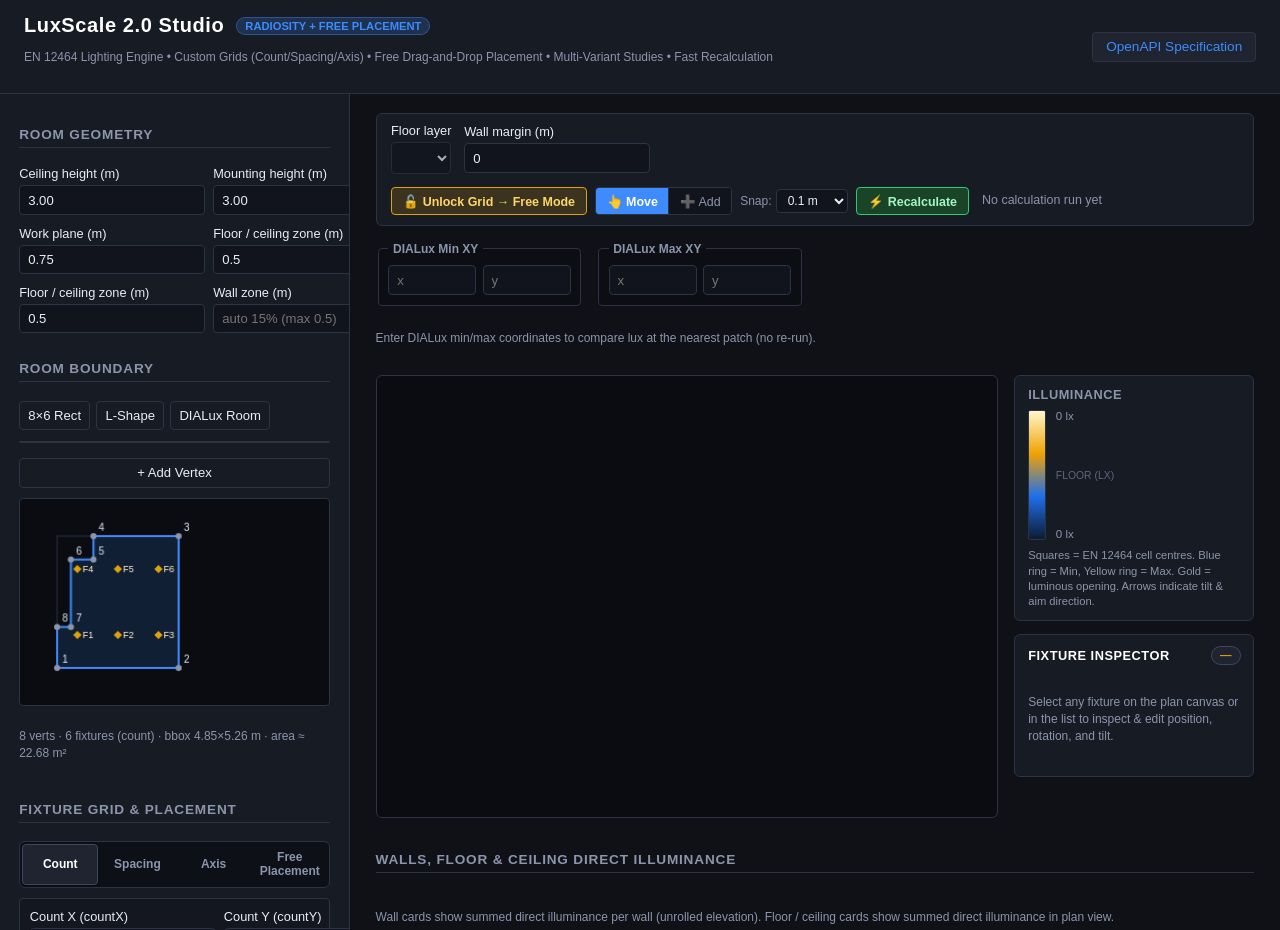
<file: demo-v2/index.html>
<!DOCTYPE html>
<html lang="en">
<head>
  <meta charset="utf-8" />
  <meta name="viewport" content="width=device-width, initial-scale=1" />
  <title>LuxScale 2.0 Studio</title>
  <link rel="stylesheet" href="demo.css?v=2.3.0" />
</head>
<body>
  <header class="top">
    <div>
      <div class="logo-row">
        <h1>LuxScale 2.0 Studio</h1>
        <span class="version-tag">Radiosity + Free Placement</span>
      </div>
      <p class="muted">EN 12464 Lighting Engine • Custom Grids (Count/Spacing/Axis) • Free Drag-and-Drop Placement • Multi-Variant Studies • Fast Recalculation</p>
    </div>
    <div class="top-actions">
      <a class="docs" href="/docs" target="_blank" rel="noreferrer">OpenAPI Specification</a>
    </div>
  </header>

  <main class="layout">
    <form id="form" class="panel">
      <h2>Room Geometry</h2>

      <div class="field-grid">
        <label>Ceiling height (m)
          <input id="ceilingHeight" type="number" min="0.01" step="0.01" value="3.00" required />
        </label>
        <label>Mounting height (m)
          <input id="mountingHeight" type="number" min="0.01" step="0.01" value="3.00" required />
        </label>
      </div>

      <div class="field-grid">
        <label>Work plane (m)
          <input id="workPlaneHeight" type="number" min="0" step="0.01" value="0.75" required />
        </label>
        <label>Floor / ceiling zone (m)
          <input id="floorZone" type="number" min="0" step="0.05" value="0.5" required />
        </label>
      </div>

      <div class="field-grid">
        <label>Floor / ceiling zone (m)
          <input id="floorZone" type="number" min="0" step="0.05" value="0.5" required />
        </label>
        <label>Wall zone (m)
          <input id="wallZone" type="number" min="0" step="0.05" placeholder="auto 15% (max 0.5)" />
        </label>
      </div>

      <h2>Room Boundary</h2>
      <div class="row">
        <button type="button" id="presetRect" class="ghost">8×6 Rect</button>
        <button type="button" id="presetL" class="ghost">L-Shape</button>
        <button type="button" id="presetRoom" class="ghost">DIALux Room</button>
      </div>
      <div class="table-scroll">
        <table id="verts">
          <thead><tr><th>X (m)</th><th>Y (m)</th><th></th></tr></thead>
          <tbody></tbody>
        </table>
      </div>
      <button type="button" id="addVert" class="ghost full">+ Add Vertex</button>
      <canvas id="polyPreview" width="300" height="200" aria-label="Polygon preview"></canvas>
      <p id="polyMeta" class="hint"></p>

      <h2>Fixture Grid &amp; Placement</h2>
      <div class="tab-group" id="gridModeTabs">
        <button type="button" class="tab-btn active" data-mode="count">Count</button>
        <button type="button" class="tab-btn" data-mode="spacing">Spacing</button>
        <button type="button" class="tab-btn" data-mode="axis">Axis</button>
        <button type="button" class="tab-btn" data-mode="free">Free Placement</button>
      </div>

      <!-- Count Grid Mode -->
      <div id="panelCount" class="mode-panel">
        <div class="field-grid">
          <label>Count X (countX)
            <input id="countX" type="number" min="1" step="1" value="3" required />
          </label>
          <label>Count Y (countY)
            <input id="countY" type="number" min="1" step="1" value="2" required />
          </label>
        </div>
        <label>Offset Fraction (0.0 – 1.0)
          <input id="offsetFraction" type="number" min="0" max="1" step="0.05" value="0.5" />
          <span class="hint">0.5 = centered half-spacing to boundary walls (DIALux rule).</span>
        </label>
      </div>

      <!-- Spacing Grid Mode -->
      <div id="panelSpacing" class="mode-panel" hidden>
        <div class="field-grid">
          <label>Spacing X (spacingX, m)
            <input id="spacingX" type="number" min="0.1" step="0.05" value="2.40" />
          </label>
          <label>Spacing Y (spacingY, m)
            <input id="spacingY" type="number" min="0.1" step="0.05" value="2.50" />
          </label>
        </div>
        <label class="checkbox-label">
          <input id="spacingAutoCenter" type="checkbox" checked /> Auto-center fixtures within bounding box
        </label>
        <div class="field-grid" id="spacingOffsetGrid" hidden>
          <label>Offset X (offsetX, m)
            <input id="spacingOffsetX" type="number" min="0" step="0.05" placeholder="0" />
          </label>
          <label>Offset Y (offsetY, m)
            <input id="spacingOffsetY" type="number" min="0" step="0.05" placeholder="0" />
          </label>
        </div>
      </div>

      <!-- Axis Grid Mode (Legacy / Dialux offsets) -->
      <div id="panelAxis" class="mode-panel" hidden>
        <fieldset>
          <legend>Fixture Grid X</legend>
          <label>Spacing <input id="xSpacing" type="number" min="0.01" step="0.01" value="2.42" /></label>
          <div class="field-grid">
            <label>Offset Beg <input id="xOffB" type="number" min="0" step="0.01" value="1.21" /></label>
            <label>Offset End <input id="xOffE" type="number" min="0" step="0.01" value="1.0" /></label>
          </div>
        </fieldset>
        <fieldset>
          <legend>Fixture Grid Y</legend>
          <label>Spacing <input id="ySpacing" type="number" min="0.01" step="0.01" value="2.55" /></label>
          <div class="field-grid">
            <label>Offset Beg <input id="yOffB" type="number" min="0" step="0.01" value="2.62" /></label>
            <label>Offset End <input id="yOffE" type="number" min="0" step="0.01" value="1.0" /></label>
          </div>
        </fieldset>
      </div>

      <!-- Free Placement Mode -->
      <div id="panelFree" class="mode-panel" hidden>
        <div class="free-header">
          <span id="freeCountBadge" class="pill-badge">0 fixtures</span>
          <div class="row">
            <button type="button" id="btnAddFree" class="ghost sm">+ Add</button>
            <button type="button" id="btnPopulateFromGrid" class="ghost sm" title="Generate fixtures from current grid">From Grid</button>
            <button type="button" id="btnClearFree" class="ghost sm danger" title="Clear all free fixtures">Clear</button>
          </div>
        </div>
        <div class="table-scroll max-h-180">
          <table id="freeFixturesTable">
            <thead><tr><th>ID</th><th>X</th><th>Y</th><th>Rot°</th><th>Tilt°</th><th></th></tr></thead>
            <tbody></tbody>
          </table>
        </div>
        <p class="hint">Click or drag fixtures directly on the floor plan canvas to position them freely!</p>
      </div>

      <label>Default luminaire rotation (°)
        <input id="luminaireRotation" type="number" min="0" max="360" step="1" placeholder="0" />
        <span class="hint">In-room rotation of the housing (0–360°).</span>
      </label>

      <h2>Photometry &amp; Study Set</h2>
      <div class="tab-group" id="studySourceTabs">
        <button type="button" class="tab-btn active" data-source="file">Upload IES</button>
        <button type="button" class="tab-btn" data-source="variants">Variant Study (JSON)</button>
      </div>

      <div id="panelIesFile">
        <label>IES Photometry file
          <input id="iesFile" type="file" accept=".ies,.ldt,.txt,text/plain" />
          <span class="hint">Leave empty to use bundled <code>sample.ies</code>.</span>
        </label>
      </div>

      <div id="panelVariants" hidden>
        <label>Default Variant ID
          <input id="variantId" type="text" placeholder="e.g. VAR-REC-01" />
          <span class="hint">Catalog variant UUID. Default for grid layouts or fixtures without an explicit variant.</span>
        </label>
      </div>

      <details class="section-details" open>
        <summary>Reflectances &amp; Physics</summary>
        <div class="field-grid">
          <label>Wall ρ
            <input id="wallReflectance" type="number" min="0" max="1" step="0.05" value="0.5" />
          </label>
          <label>Floor ρ
            <input id="floorReflectance" type="number" min="0" max="1" step="0.05" value="0.2" />
          </label>
          <label>Ceiling ρ
            <input id="ceilingReflectance" type="number" min="0" max="1" step="0.05" value="0.7" />
          </label>
        </div>
        <div class="field-grid">
          <label>Maintenance Factor (MF)
            <input id="maintenanceFactor" type="number" min="0.1" max="1" step="0.05" value="0.8" />
          </label>
          <label>Radiosity Bounces
            <select id="bounces">
              <option value="0">0 (Direct Only / Fast)</option>
              <option value="1">1 bounce</option>
              <option value="2" selected>2 bounces (Standard)</option>
              <option value="3">3 bounces (High precision)</option>
            </select>
          </label>
        </div>
        <label class="checkbox-label">
          <input id="includeMatrices" type="checkbox" checked /> Include detailed wall &amp; ceiling matrices
        </label>
      </details>

      <details class="section-details" open>
        <summary>Compliance Targets (EN 12464)</summary>
        <div class="row presets-row">
          <button type="button" class="ghost xs comp-preset" data-lux="500" data-u0="0.6">Office (500 lx)</button>
          <button type="button" class="ghost xs comp-preset" data-lux="300" data-u0="0.6">Classroom (300 lx)</button>
          <button type="button" class="ghost xs comp-preset" data-lux="150" data-u0="0.4">Corridor (150 lx)</button>
        </div>
        <div class="field-grid">
          <label>Target Lux (lx)
            <input id="targetLux" type="number" min="0" step="25" value="500" />
          </label>
          <label>Min Uniformity U0
            <input id="minUniformity" type="number" min="0" max="1" step="0.05" value="0.60" />
          </label>
        </div>
      </details>

      <button type="submit" id="run">Run Calculation</button>
      <p id="status" class="status" hidden></p>
    </form>

    <section class="results">
      <!-- Compliance Banner -->
      <div id="complianceBanner" class="compliance-banner" hidden>
        <div class="comp-badge-box">
          <span id="compBadge" class="badge">EVALUATING</span>
        </div>
        <div class="comp-details">
          <div class="comp-stat">
            <span class="label">Average Lux</span>
            <span id="compAvgLux" class="val">—</span>
            <span id="compTargetLux" class="target">target ≥ 500 lx</span>
          </div>
          <div class="comp-stat">
            <span class="label">Uniformity (U0)</span>
            <span id="compUniformity" class="val">—</span>
            <span id="compTargetU0" class="target">target ≥ 0.60</span>
          </div>
          <div class="comp-stat">
            <span class="label">Min / Max Lux</span>
            <span id="compMinMax" class="val">—</span>
            <span class="target">floor working plane</span>
          </div>
          <div class="comp-stat">
            <span class="label">Maintenance</span>
            <span id="compMF" class="val">0.80</span>
            <span class="target">light loss factor</span>
          </div>
        </div>
      </div>

      <!-- Multi-Variant Comparison Shelf -->
      <div id="variantsShelf" class="variants-shelf" hidden>
        <div class="shelf-header">
          <h3>Variant Study Comparison</h3>
          <span class="hint">Click any variant card to switch the visualizer</span>
        </div>
        <div id="variantsList" class="variants-grid"></div>
      </div>

      <!-- Plan Interactive Toolbar -->
      <div class="toolbar">
        <label>Floor layer
          <select id="floorLayer" disabled></select>
        </label>
        <label>Wall margin (m)
          <input id="wallMargin" type="number" min="0" step="0.05" value="0" />
        </label>

        <!-- Canvas Interaction Controls -->
        <div class="canvas-tools">
          <button type="button" id="btnUnlockGrid" class="btn-unlock" title="Unlock calculated grid into freely draggable fixtures">
            🔓 Unlock Grid &rarr; Free Mode
          </button>
          <div class="btn-group">
            <button type="button" id="toolSelect" class="tool-btn active" title="Select &amp; Drag Fixtures">👆 Move</button>
            <button type="button" id="toolAdd" class="tool-btn" title="Click on room floor to add a new fixture">➕ Add</button>
          </div>
          <label class="snap-label">Snap:
            <select id="snapSelect">
              <option value="0">Off</option>
              <option value="0.1" selected>0.1 m</option>
              <option value="0.25">0.25 m</option>
              <option value="0.5">0.5 m</option>
              <option value="1.0">1.0 m</option>
            </select>
          </label>
          <button type="button" id="btnRecalc" class="btn-recalc" title="Recalculate lighting with current fixture positions">
            ⚡ Recalculate
          </button>
        </div>

        <div id="stats" class="stats muted">No calculation run yet</div>
      </div>

      <!-- Dialux Comparison Probes -->
      <div class="toolbar compare">
        <fieldset>
          <legend>DIALux Min XY</legend>
          <div class="row">
            <input id="dxMinX" type="number" step="0.01" placeholder="x" />
            <input id="dxMinY" type="number" step="0.01" placeholder="y" />
          </div>
        </fieldset>
        <fieldset>
          <legend>DIALux Max XY</legend>
          <div class="row">
            <input id="dxMaxX" type="number" step="0.01" placeholder="x" />
            <input id="dxMaxY" type="number" step="0.01" placeholder="y" />
          </div>
        </fieldset>
        <p id="dialuxNearest" class="hint">Enter DIALux min/max coordinates to compare lux at the nearest patch (no re-run).</p>
      </div>

      <!-- Main Plan View + Inspector Dock -->
      <div class="view-container">
        <div class="canvas-wrapper">
          <canvas id="plan" width="760" height="540"></canvas>
          <div id="canvasOverlayNotice" class="canvas-notice" hidden>
            <span>Free Placement Mode Active — Drag fixtures or click to place</span>
          </div>
        </div>

        <aside class="sidebar-dock">
          <!-- Heatmap Legend -->
          <div class="legend-card">
            <h4>Illuminance</h4>
            <div class="legend">
              <div id="legendBar"></div>
              <div class="legend-ends">
                <span id="legMax">0 lx</span>
                <span class="mid-label">Floor (lx)</span>
                <span id="legMin">0 lx</span>
              </div>
            </div>
            <p class="legend-caption">Squares = EN 12464 cell centres. Blue ring = Min, Yellow ring = Max. Gold = luminous opening. Arrows indicate tilt &amp; aim direction.</p>
          </div>

          <!-- Fixture Inspector Panel -->
          <div id="inspectorPanel" class="inspector-card">
            <div class="inspector-header">
              <h4 id="inspTitle">Fixture Inspector</h4>
              <span id="inspBadge" class="pill-badge">—</span>
            </div>
            <div id="inspEmpty" class="insp-empty">
              <p>Select any fixture on the plan canvas or in the list to inspect &amp; edit position, rotation, and tilt.</p>
            </div>
            <div id="inspControls" class="insp-form" hidden>
              <div class="field-grid">
                <label>X (m)
                  <input id="inspX" type="number" step="0.05" />
                </label>
                <label>Y (m)
                  <input id="inspY" type="number" step="0.05" />
                </label>
              </div>
              <label>Mounting Z (m override)
                <input id="inspZ" type="number" step="0.05" placeholder="= room mounting height" />
              </label>
              <label>Rotation: <span id="inspRotVal">0°</span>
                <input id="inspRot" type="range" min="0" max="360" step="5" value="0" />
              </label>
              <label>Tilt Angle: <span id="inspTiltVal">0°</span>
                <input id="inspTilt" type="range" min="0" max="90" step="5" value="0" />
                <span class="hint">0° = nadir (downward). &gt;0° tilts fixture for wall-washing or accent.</span>
              </label>
              <div class="field-grid">
                <label>Variant ID
                  <input id="inspVariantId" type="text" placeholder="e.g. VAR-REC-01" />
                </label>
                <label>IES Ref / Filename
                  <input id="inspIesRef" type="text" placeholder="e.g. accent.ies" />
                </label>
              </div>
              <div class="aim-readout">
                <span class="aim-label">Aim Vector:</span>
                <span id="inspAimVector" class="aim-val">(0.00, 0.00, -1.00)</span>
              </div>
              <div class="row insp-actions">
                <button type="button" id="btnInspDup" class="ghost sm" title="Duplicate this fixture">Duplicate</button>
                <button type="button" id="btnInspDel" class="ghost sm danger" title="Delete this fixture">Delete</button>
                <button type="button" id="btnInspRecalc" class="primary sm" title="Recalculate now">Recalculate</button>
              </div>
            </div>
          </div>
        </aside>
      </div>

      <h2>Walls, Floor &amp; Ceiling Direct Illuminance</h2>
      <p class="hint">Wall cards show summed direct illuminance per wall (unrolled elevation). Floor / ceiling cards show summed direct illuminance in plan view.</p>
      <div id="walls" class="walls"></div>

      <h2>Matrices &amp; Placed Fixtures</h2>
      <div id="matrices"></div>
    </section>
  </main>
  <script src="demo.js?v=2.3.0"></script>
</body>
</html>
</file>
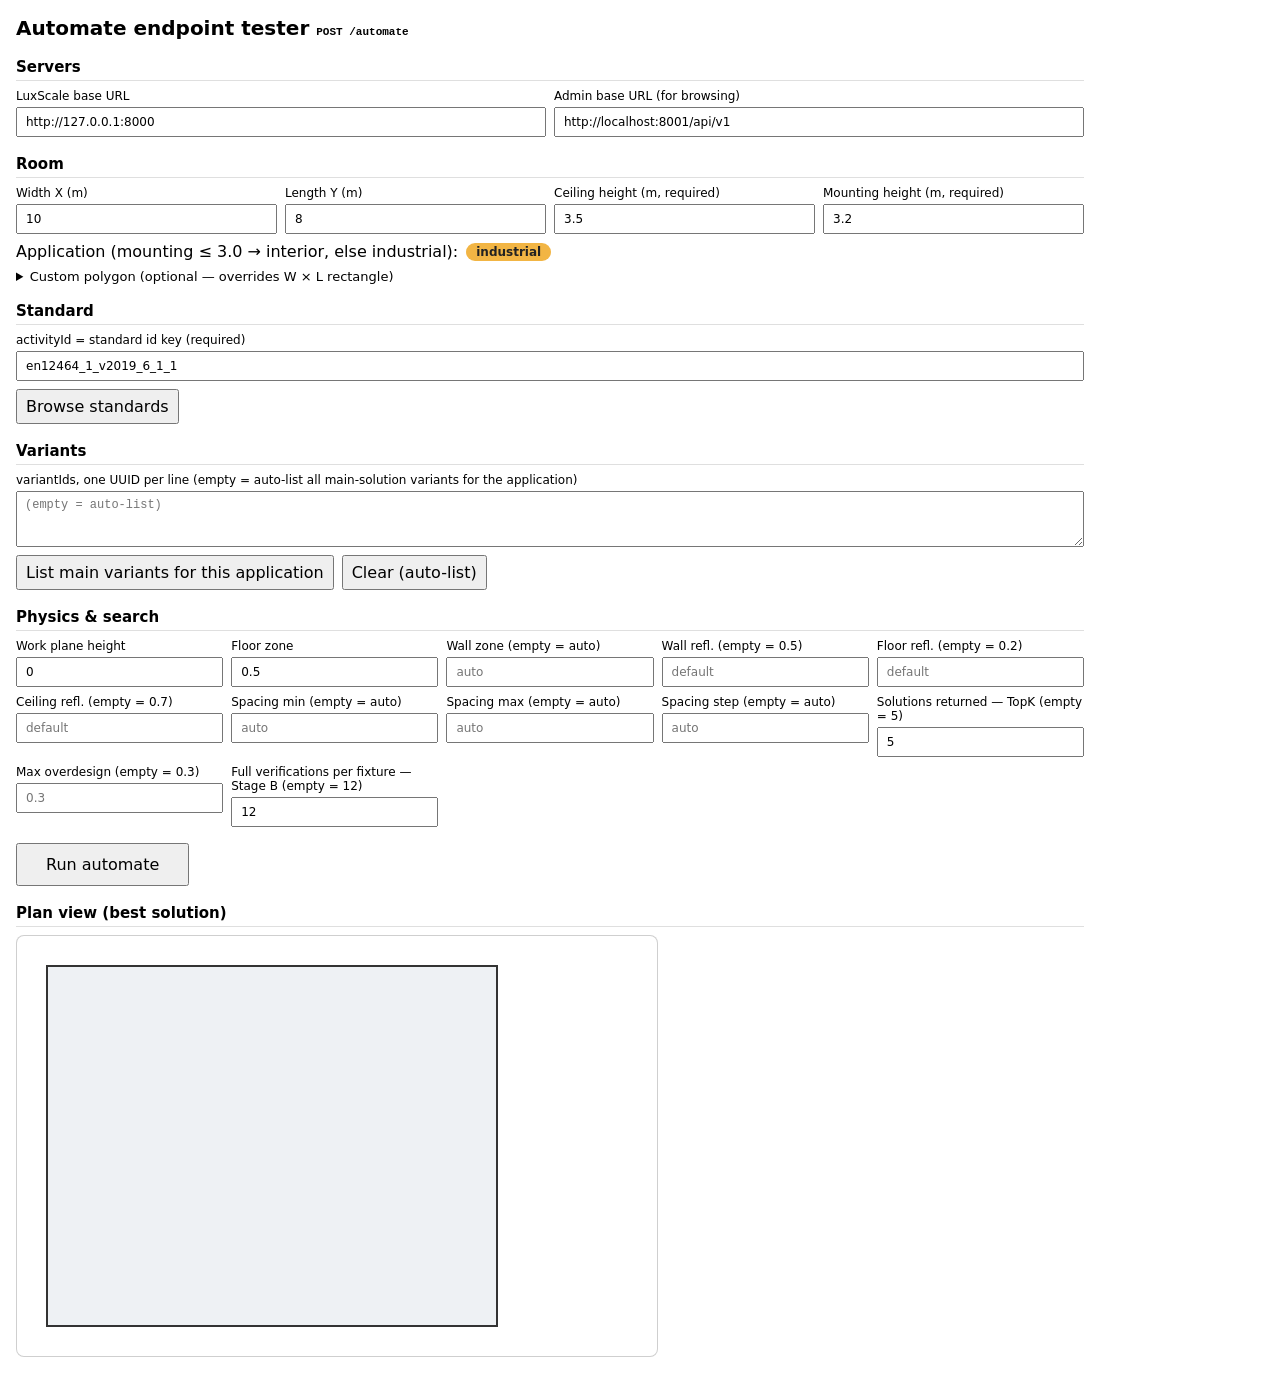
<file: demo-automate.html>
<!doctype html>
<html lang="en">
	<head>
		<meta charset="utf-8" />
		<meta name="viewport" content="width=device-width, initial-scale=1" />
		<title>Automate endpoint tester</title>
		<style>
			:root {
				color-scheme: light dark;
			}
			* {
				box-sizing: border-box;
			}
			body {
				font-family:
					system-ui,
					-apple-system,
					'Segoe UI',
					sans-serif;
				margin: 0;
				padding: 16px;
				max-width: 1100px;
			}
			h1 {
				font-size: 20px;
				margin: 0 0 12px;
			}
			h2 {
				font-size: 15px;
				margin: 18px 0 8px;
				border-bottom: 1px solid #8884;
				padding-bottom: 4px;
			}
			.grid {
				display: grid;
				grid-template-columns: repeat(auto-fit, minmax(180px, 1fr));
				gap: 8px;
			}
			label {
				display: flex;
				flex-direction: column;
				font-size: 12px;
				gap: 4px;
			}
			input,
			textarea,
			select,
			button {
				font: inherit;
				padding: 6px 8px;
			}
			textarea {
				width: 100%;
				min-height: 56px;
				font-family: ui-monospace, monospace;
				font-size: 12px;
			}
			button {
				cursor: pointer;
			}
			.row {
				display: flex;
				gap: 8px;
				flex-wrap: wrap;
				align-items: center;
			}
			.badge {
				display: inline-block;
				padding: 2px 10px;
				border-radius: 12px;
				font-size: 12px;
				font-weight: 600;
				background: #ddd;
			}
			.badge.industrial {
				background: #f2b544;
				color: #222;
			}
			.badge.interior {
				background: #6fbf73;
				color: #103012;
			}
			#status {
				margin: 12px 0;
				font-size: 13px;
				white-space: pre-wrap;
			}
			#status.ok {
				color: green;
			}
			#status.err {
				color: crimson;
			}
			.cards {
				display: grid;
				grid-template-columns: repeat(auto-fit, minmax(260px, 1fr));
				gap: 10px;
				margin-top: 10px;
			}
			.card {
				border: 1px solid #8886;
				border-radius: 8px;
				padding: 10px;
				font-size: 13px;
			}
			.card.best {
				border-color: #2a7;
				border-width: 2px;
			}
			.card[data-sol] {
				cursor: pointer;
			}
			.card[data-sol]:hover {
				border-color: #e07b00;
			}
			.card.sel {
				outline: 2px solid #e07b00;
				outline-offset: 1px;
			}
			.card h3 {
				margin: 0 0 6px;
				font-size: 14px;
			}
			.card table {
				border-collapse: collapse;
				width: 100%;
			}
			.card td {
				padding: 2px 4px;
			}
			.card td:last-child {
				text-align: right;
				font-variant-numeric: tabular-nums;
			}
			.picklist {
				max-height: 180px;
				overflow: auto;
				border: 1px solid #8886;
				border-radius: 6px;
				margin-top: 6px;
				font-size: 12px;
			}
			.picklist div {
				padding: 5px 8px;
				border-bottom: 1px solid #8883;
				cursor: pointer;
			}
			.picklist div:hover {
				background: #8882;
			}
			.mono {
				font-family: ui-monospace, monospace;
				font-size: 11px;
				word-break: break-all;
			}
			canvas {
				border: 1px solid #8886;
				border-radius: 8px;
				max-width: 100%;
				background: #fff;
			}
			details {
				margin-top: 8px;
			}
			summary {
				cursor: pointer;
				font-size: 13px;
			}
		</style>
	</head>
	<body>
		<h1>Automate endpoint tester <span class="mono">POST /automate</span></h1>

		<h2>Servers</h2>
		<div class="grid">
			<label>LuxScale base URL<input id="luxBase" value="http://127.0.0.1:8000" /></label>
			<label>Admin base URL (for browsing)<input id="adminBase" value="http://localhost:8001/api/v1" /></label>
		</div>

		<h2>Room</h2>
		<div class="grid">
			<label>Width X (m)<input id="roomW" type="number" value="10" min="0.5" step="0.5" /></label>
			<label>Length Y (m)<input id="roomL" type="number" value="8" min="0.5" step="0.5" /></label>
			<label>Ceiling height (m, required)<input id="ceilingH" type="number" value="3.5" min="0.1" step="0.1" /></label>
			<label>Mounting height (m, required)<input id="mountH" type="number" value="3.2" min="0.1" step="0.1" /></label>
		</div>
		<div class="row" style="margin-top: 8px">
			<span>Application (mounting &le; 3.0 &rarr; interior, else industrial):</span>
			<span id="appBadge" class="badge industrial">industrial</span>
		</div>
		<details>
			<summary>Custom polygon (optional — overrides W &times; L rectangle)</summary>
			<textarea id="polyJson" placeholder='[{"x":0,"y":0},{"x":8,"y":0},{"x":8,"y":6},{"x":0,"y":6}]'></textarea>
		</details>

		<h2>Standard</h2>
		<div class="grid">
			<label>activityId = standard id key (required)<input id="activityId" value="en12464_1_v2019_6_1_1" /></label>
		</div>
		<div class="row" style="margin-top: 8px">
			<button id="btnStandards" type="button">Browse standards</button>
			<span id="stdHint" class="mono"></span>
		</div>
		<div id="stdList" class="picklist" hidden></div>

		<h2>Variants</h2>
		<label
			>variantIds, one UUID per line (empty = auto-list all main-solution variants for the application)
			<textarea id="variantIds" placeholder="(empty = auto-list)"></textarea>
		</label>
		<div class="row" style="margin-top: 8px">
			<button id="btnVariants" type="button">List main variants for this application</button>
			<button id="btnClearVar" type="button">Clear (auto-list)</button>
		</div>
		<div id="varList" class="picklist" hidden></div>

		<h2>Physics &amp; search</h2>
		<div class="grid">
			<label>Work plane height<input id="workH" type="number" value="0" min="0" step="0.1" /></label>
			<label>Floor zone<input id="floorZone" type="number" value="0.5" min="0" step="0.1" /></label>
			<label>Wall zone (empty = auto)<input id="wallZone" type="number" placeholder="auto" min="0" step="0.1" /></label>
			<label
				>Wall refl. (empty = 0.5)<input id="wallRefl" type="number" placeholder="default" min="0" max="1" step="0.05"
			/></label>
			<label
				>Floor refl. (empty = 0.2)<input id="floorRefl" type="number" placeholder="default" min="0" max="1" step="0.05"
			/></label>
			<label
				>Ceiling refl. (empty = 0.7)<input
					id="ceilRefl"
					type="number"
					placeholder="default"
					min="0"
					max="1"
					step="0.05"
			/></label>
			<label title="Leave all three empty for server auto (derived from room size + mounting height)">Spacing min (empty = auto)<input id="spMin" type="number" placeholder="auto" min="0.5" step="0.5" /></label>
			<label title="Leave all three empty for server auto (derived from room size + mounting height)">Spacing max (empty = auto)<input id="spMax" type="number" placeholder="auto" min="0.5" step="0.5" /></label>
			<label title="Leave all three empty for server auto (derived from room size + mounting height)">Spacing step (empty = auto)<input id="spStep" type="number" placeholder="auto" min="0.1" step="0.1" /></label>
			<label title="How many compliant solutions to return (most compact first). Empty = 5.">Solutions returned — TopK (empty = 5)<input id="topK" type="number" value="5" min="1" max="20" step="1" /></label>
			<label title="Allowed average excess over target (e.g. 0.3 = up to 30% over). Empty = standard default 0.3.">Max overdesign (empty = 0.3)<input id="maxOver" type="number" placeholder="0.3" min="0" step="0.1" /></label>
			<label title="Stage A ranks every candidate with cheap direct-only light. Stage B re-verifies this many shortlisted candidates per fixture with full interreflection physics. Higher = more thorough but slower. Empty = 12.">Full verifications per fixture — Stage B (empty = 12)<input id="stageB" type="number" value="12" min="1" max="50" step="1" /></label>
		</div>

		<div class="row" style="margin: 16px 0">
			<button id="btnRun" type="button" style="font-size: 16px; padding: 10px 28px">Run automate</button>
			<span id="status"></span>
		</div>

		<h2 id="planTitle">Plan view (best solution)</h2>
		<canvas id="plan" width="640" height="420"></canvas>
		<div id="results"></div>

		<script>
			'use strict';
			const $ = (id) => document.getElementById(id);

			function num(id) {
				const v = $(id).value.trim();
				return v === '' ? undefined : Number(v);
			}
			function luxUrl() {
				return $('luxBase').value.replace(/\/+$/, '');
			}
			function adminUrl() {
				return $('adminBase').value.replace(/\/+$/, '');
			}

			function derivedApplication() {
				const m = Number($('mountH').value);
				return m <= 3.0 ? 'interior' : 'industrial';
			}
			function refreshBadge() {
				const app = derivedApplication();
				const b = $('appBadge');
				b.textContent = app;
				b.className = 'badge ' + app;
			}
			$('mountH').addEventListener('input', refreshBadge);
			refreshBadge();

			function roomPolygon() {
				const custom = $('polyJson').value.trim();
				if (custom) return JSON.parse(custom);
				const w = Number($('roomW').value),
					l = Number($('roomL').value);
				return [
					{ x: 0, y: 0 },
					{ x: w, y: 0 },
					{ x: w, y: l },
					{ x: 0, y: l },
				];
			}

			function spacingOrNull() {
				// All three empty -> null (server auto). Partially filled ->
				// blanks fall back to the server's auto floor values.
				const lo = num('spMin'),
					hi = num('spMax'),
					st = num('spStep');
				if (lo === undefined && hi === undefined && st === undefined) return null;
				return { min: lo ?? 1.5, max: hi ?? 4.0, step: st ?? 0.5 };
			}

			function buildPayload() {
				const variantIds = $('variantIds')
					.value.split(/\s+/)
					.map((s) => s.trim())
					.filter(Boolean);
				const spacing = spacingOrNull();
				const p = {
					polygon: roomPolygon(),
					ceilingHeight: Number($('ceilingH').value),
					mountingHeight: Number($('mountH').value),
					activityId: $('activityId').value.trim(),
					search: {
						spacingX: spacing,
						spacingY: spacing,
						offsetFractions: [0.5],
						rotations: [0.0],
					},
				};
				const opt = {
					workPlaneHeight: num('workH'),
					floorZone: num('floorZone'),
					wallZone: num('wallZone'),
					wallReflectance: num('wallRefl'),
					floorReflectance: num('floorRefl'),
					ceilingReflectance: num('ceilRefl'),
					topK: num('topK'),
					stageB: num('stageB'),
					maxOverdesign: num('maxOver'),
				};
				for (const [k, v] of Object.entries(opt)) if (v !== undefined && !Number.isNaN(v)) p[k] = v;
				if (variantIds.length) p.variantIds = variantIds;
				return p;
			}

			function setStatus(msg, cls) {
				const el = $('status');
				el.textContent = msg;
				el.className = cls || '';
			}

			$('btnStandards').addEventListener('click', async () => {
				const list = $('stdList');
				list.hidden = false;
				list.innerHTML = '<div>Loading…</div>';
				try {
					const r = await fetch(adminUrl() + '/standards/?limit=500');
					if (!r.ok) throw new Error('HTTP ' + r.status);
					const body = await r.json();
					list.innerHTML = '';
					for (const s of body.data || []) {
						const p = s.parameters || {};
						const d = document.createElement('div');
						d.innerHTML = "<b></b> <span class='mono'></span>";
						d.querySelector('b').textContent = (s.activity || s.id) + ` (em ${p.em_r_lx ?? '?'}, uo ${p.uo ?? '?'})`;
						d.querySelector('span').textContent = s.id;
						d.title = 'Click to use as activityId';
						d.addEventListener('click', () => {
							$('activityId').value = s.id;
							$('stdHint').textContent = 'selected: ' + s.id;
						});
						list.appendChild(d);
					}
					if (!list.children.length) list.innerHTML = '<div>No standards found.</div>';
				} catch (e) {
					list.innerHTML = '<div>Failed: ' + e.message + ' (is the admin backend up? CORS enabled?)</div>';
				}
			});

			$('btnVariants').addEventListener('click', async () => {
				const list = $('varList');
				list.hidden = false;
				list.innerHTML = '<div>Loading…</div>';
				try {
					const app = derivedApplication();
					const r = await fetch(
						adminUrl() + '/fixtures/variants/?application=' + app + '&is_main_solution=true&limit=100',
					);
					if (!r.ok) throw new Error('HTTP ' + r.status);
					const body = await r.json();
					list.innerHTML = '';
					for (const v of body.data || []) {
						variantCache.set(v.id, v);
						const d = document.createElement('div');
						const label = `${v.name} — ${v.power}W x ${v.efficacy}lm/W = ${v.power * v.efficacy}lm`;
						d.innerHTML = "<b></b><br><span class='mono'></span>";
						d.querySelector('b').textContent = label;
						d.querySelector('span').textContent = v.id;
						d.title = 'Click to add to variantIds';
						d.addEventListener('click', () => {
							const cur = $('variantIds').value.trim();
							$('variantIds').value = cur ? cur + '\n' + v.id : v.id;
						});
						list.appendChild(d);
					}
					if (!list.children.length) list.innerHTML = '<div>No main-solution variants for ' + app + '.</div>';
				} catch (e) {
					list.innerHTML = '<div>Failed: ' + e.message + ' (is the admin backend up? CORS enabled?)</div>';
				}
			});
			$('btnClearVar').addEventListener('click', () => {
				$('variantIds').value = '';
			});

			// Full variant objects keyed by variant UUID (demo-only cache).
			const variantCache = new Map();
			function esc(s) {
				return String(s ?? '').replace(/[&<>"']/g, (c) => ({ '&': '&amp;', '<': '&lt;', '>': '&gt;', '"': '&quot;', "'": '&#39;' }[c]));
			}
			async function ensureVariants(ids, application) {
				// The admin API has no GET /variants/{id} (variants are nested
				// under fixtures), so missing entries are resolved through the
				// same paginated list query the server uses for auto-list.
				const missing = [...new Set(ids)].filter((id) => id && !variantCache.has(id));
				if (!missing.length) return;
				let page = 1;
				for (;;) {
					const r = await fetch(
						adminUrl() + '/fixtures/variants/?application=' + application + '&is_main_solution=true&page=' + page + '&limit=100',
					);
					if (!r.ok) throw new Error('HTTP ' + r.status);
					const body = await r.json();
					for (const v of body.data || []) variantCache.set(v.id, v);
					if (missing.every((id) => variantCache.has(id))) return;
					const pg = body.pagination;
					if (!pg || page >= pg.total_pages) return;
					page += 1;
				}
			}

			function drawPlan(polygon, placements, fixtures) {
				const c = $('plan'),
					ctx = c.getContext('2d');
				ctx.clearRect(0, 0, c.width, c.height);
				const xs = polygon.map((p) => p.x),
					ys = polygon.map((p) => p.y);
				const x0 = Math.min(...xs),
					x1 = Math.max(...xs),
					y0 = Math.min(...ys),
					y1 = Math.max(...ys);
				const pad = 30,
					sx = (c.width - 2 * pad) / Math.max(x1 - x0, 0.01),
					sy = (c.height - 2 * pad) / Math.max(y1 - y0, 0.01);
				const s = Math.min(sx, sy);
				const X = (x) => pad + (x - x0) * s,
					Y = (y) => c.height - pad - (y - y0) * s;
				ctx.beginPath();
				polygon.forEach((p, i) => (i ? ctx.lineTo(X(p.x), Y(p.y)) : ctx.moveTo(X(p.x), Y(p.y))));
				ctx.closePath();
				ctx.fillStyle = '#eef1f4';
				ctx.fill();
				ctx.strokeStyle = '#333';
				ctx.lineWidth = 2;
				ctx.stroke();
				// Luminous-opening rectangles (engine corners, top view).
				(fixtures || []).forEach((fx) => {
					if (!fx.corners || fx.corners.length < 3) return;
					ctx.beginPath();
					fx.corners.forEach((p, i) => (i ? ctx.lineTo(X(p.x), Y(p.y)) : ctx.moveTo(X(p.x), Y(p.y))));
					ctx.closePath();
					ctx.fillStyle = '#e07b0033';
					ctx.fill();
					ctx.strokeStyle = '#7a3f00';
					ctx.lineWidth = 1;
					ctx.stroke();
				});
				(placements || []).forEach((p, i) => {
					ctx.beginPath();
					ctx.arc(X(p.x), Y(p.y), 7, 0, 2 * Math.PI);
					ctx.fillStyle = '#e07b00';
					ctx.fill();
					ctx.strokeStyle = '#7a3f00';
					ctx.lineWidth = 1.5;
					ctx.stroke();
					ctx.fillStyle = '#000';
					ctx.font = '10px sans-serif';
					ctx.textAlign = 'center';
					ctx.fillText(String(i + 1), X(p.x), Y(p.y) - 10);
				});
			}

			function variantRows(v) {
				if (!v) return '';
				const fx = v.fixture || {};
				// Variant API dimensions arrive in mm; display meters like the engine uses.
				const dims = ['dimension_length', 'dimension_width', 'dimension_depth', 'dimension_radius']
					.map((k) => v[k])
					.filter((x) => x !== null && x !== undefined)
					.map((x) => (Number(x) / 1000).toFixed(3));
				const prot = [...(v.mechanical_protections || []), ...(v.electrical_protections || [])].join(', ');
				return (
					`<tr><td colspan="2"><b>${esc(fx.manufacturer_name)} ${esc(fx.name)} / ${esc(v.name)}</b><br>` +
					`<span class="mono">${esc(v.id)}</span></td></tr>` +
					`<tr><td>Chip / Driver</td><td>${esc(v.chip)} / ${esc(v.driver)}</td></tr>` +
					`<tr><td>Rating</td><td>${v.power}W × ${v.efficacy}lm/W = ${v.power * v.efficacy}lm</td></tr>` +
					`<tr><td>PF / CRI</td><td>${esc(v.power_factor)} / ${esc(v.cri)}</td></tr>` +
					(prot ? `<tr><td>Protection</td><td>${esc(prot)}</td></tr>` : '') +
					(dims.length ? `<tr><td>Dims (m)</td><td class="mono">${dims.map(esc).join(' × ')}</td></tr>` : '') +
					(v.ies_file ? `<tr><td>IES</td><td class="mono">${esc(v.ies_file.original_filename)}</td></tr>` : '')
				);
			}

			// Plan preview selection: click a solution card to draw it.
			// lastPlan is set on every run; selectSolution(-1) clears.
			let lastPlan = null;
			function selectSolution(i) {
				if (!lastPlan || !lastPlan.sols[i]) return;
				lastPlan.sel = i;
				document.querySelectorAll('#results .card[data-sol]').forEach((el) => {
					el.classList.toggle('sel', Number(el.dataset.sol) === i);
				});
				const s = lastPlan.sols[i];
				drawPlan(lastPlan.polygon, s.placements, s.fixtures);
				$('planTitle').textContent =
					`Plan view — solution ${i + 1} (${s.variantId.slice(0, 8)} × ${s.fixtureCount}` +
					`${s.recommended === false ? ', not recommended' : ''})`;
			}
			$('results').addEventListener('click', (e) => {
				const card = e.target.closest('[data-sol]');
				if (card) selectSolution(Number(card.dataset.sol));
			});

			function solCard(sol, best, variant, idx) {
				const g = sol.grid || {};
				const f = (v, d = 1) => (v === null || v === undefined ? '—' : Number(v).toFixed(d));
				const missLabel = { under_target: 'under target — too dim', over_cap: 'over cap — too bright', uniformity: 'uniformity too low' }[sol.missReason];
				let badge = '';
				if (sol.recommended === false && sol.missReason === 'over_cap')
					badge = `<div class="badge" style="background:#b7791f;color:#fff" title="Over the max-overdesign cap: shown for reference, not recommended">not recommended — over cap</div>`;
				else if (missLabel)
					badge = `<div class="badge" style="background:#c0392b;color:#fff" title="First failing check">miss: ${missLabel}</div>`;
				return `<div class="card${best ? ' best' : ''}"${idx !== undefined ? ` data-sol="${idx}" title="Click to draw in plan view"` : ''}>
    <h3>${best ? 'Best — ' : ''}<span class="mono">${sol.variantId.slice(0, 8)}</span> × ${sol.fixtureCount} ${badge}</h3>
    <table>
      ${variantRows(variant)}
      <tr><td>Average</td><td>${f(sol.average)} lx</td></tr>
      <tr><td>Min / Max</td><td>${f(sol.minimum)} / ${f(sol.maximum)} lx</td></tr>
      <tr><td>Uniformity</td><td>${f(sol.uniformity, 3)}</td></tr>
      <tr><td>Overdesign</td><td>${f((sol.overdesign || 0) * 100, 1)} %</td></tr>
      <tr><td>Power</td><td>${f(sol.powerW, 1)} W (${f(sol.powerDensity, 2)} W/m²)</td></tr>
      <tr><td>Grid</td><td class="mono">${f(g.spacingX)}×${f(g.spacingY)} off ${f(g.offsetX)},${f(g.offsetY)} rot ${f(g.rotation, 0)}°</td></tr>
      <tr><td>Placements</td><td>${(sol.placements || []).length}</td></tr>
    </table></div>`;
			}

			$('btnRun').addEventListener('click', async () => {
				setStatus('');
				$('results').innerHTML = '';
				let payload;
				try {
					payload = buildPayload();
				} catch (e) {
					setStatus('Bad input: ' + e.message, 'err');
					return;
				}
				setStatus(
					'POST ' +
						luxUrl() +
						'/automate … (' +
						derivedApplication() +
						', ' +
						(payload.variantIds ? payload.variantIds.length + ' explicit variant(s)' : 'auto-list') +
						')',
				);
				const t0 = performance.now();
				try {
					const r = await fetch(luxUrl() + '/automate', {
						method: 'POST',
						headers: { 'Content-Type': 'application/json' },
						body: JSON.stringify(payload),
					});
					const ms = Math.round(performance.now() - t0);
					const body = await r.json().catch(() => ({}));
					if (!r.ok) {
						const det = body.error ? `${body.error.code}: ${body.error.message}` : JSON.stringify(body).slice(0, 500);
						setStatus(`HTTP ${r.status} in ${ms} ms — ${det}`, 'err');
						return;
					}
					const sols = body.solutions || [];
					const allIds = sols.map((s) => s.variantId);
					if (body.closestMiss) allIds.push(body.closestMiss.variantId);
					let varNote = '';
					try {
						await ensureVariants(allIds, derivedApplication());
					} catch (e) {
						varNote = ` (variant details unavailable: ${e.message})`;
					}
					setStatus(
						`200 in ${ms} ms — target ${body.target.avgLux} lx / U0 ${body.target.uniformity} / +${body.target.maxOverdesign * 100}% ` +
							`[app=${body.application} (server)] — ` +
							`A=${body.evaluatedA} B=${body.evaluatedB}, ${body.solutions.length} solution(s)${varNote}`,
						'ok',
					);
					lastPlan = { polygon: payload.polygon, sols, sel: -1 };
					const ax = body.appliedSpacingX,
						ay = body.appliedSpacingY;
					const sp =
						ax && ay
							? `spacing X ${ax.min}–${ax.max} step ${ax.step} / Y ${ay.min}–${ay.max} step ${ay.step}`
							: 'spacing n/a';
					let html =
						`<div class="mono">pruned: ${JSON.stringify(body.pruned)}<br>applied ${sp}</div><div class="cards">` +
						sols.map((s, i) => solCard(s, i === 0 && s.recommended !== false, variantCache.get(s.variantId), i)).join('') +
						'</div>';
					if (body.closestMiss)
						html += "<h2>Closest miss</h2><div class='cards'>" + solCard(body.closestMiss, false, variantCache.get(body.closestMiss.variantId)) + '</div>';
					$('results').innerHTML = html;
					if (sols.length) selectSolution(Math.max(0, sols.findIndex((s) => s.recommended !== false)));
					else {
						drawPlan(payload.polygon, []);
						$('planTitle').textContent = 'Plan view (best solution)';
					}
				} catch (e) {
					setStatus('Request failed: ' + e.message + ' (is LuxScale running at ' + luxUrl() + '?)', 'err');
				}
			});

			// Initial empty plan from the rectangle inputs.
			drawPlan(roomPolygon(), []);
		</script>
	</body>
</html>
</file>
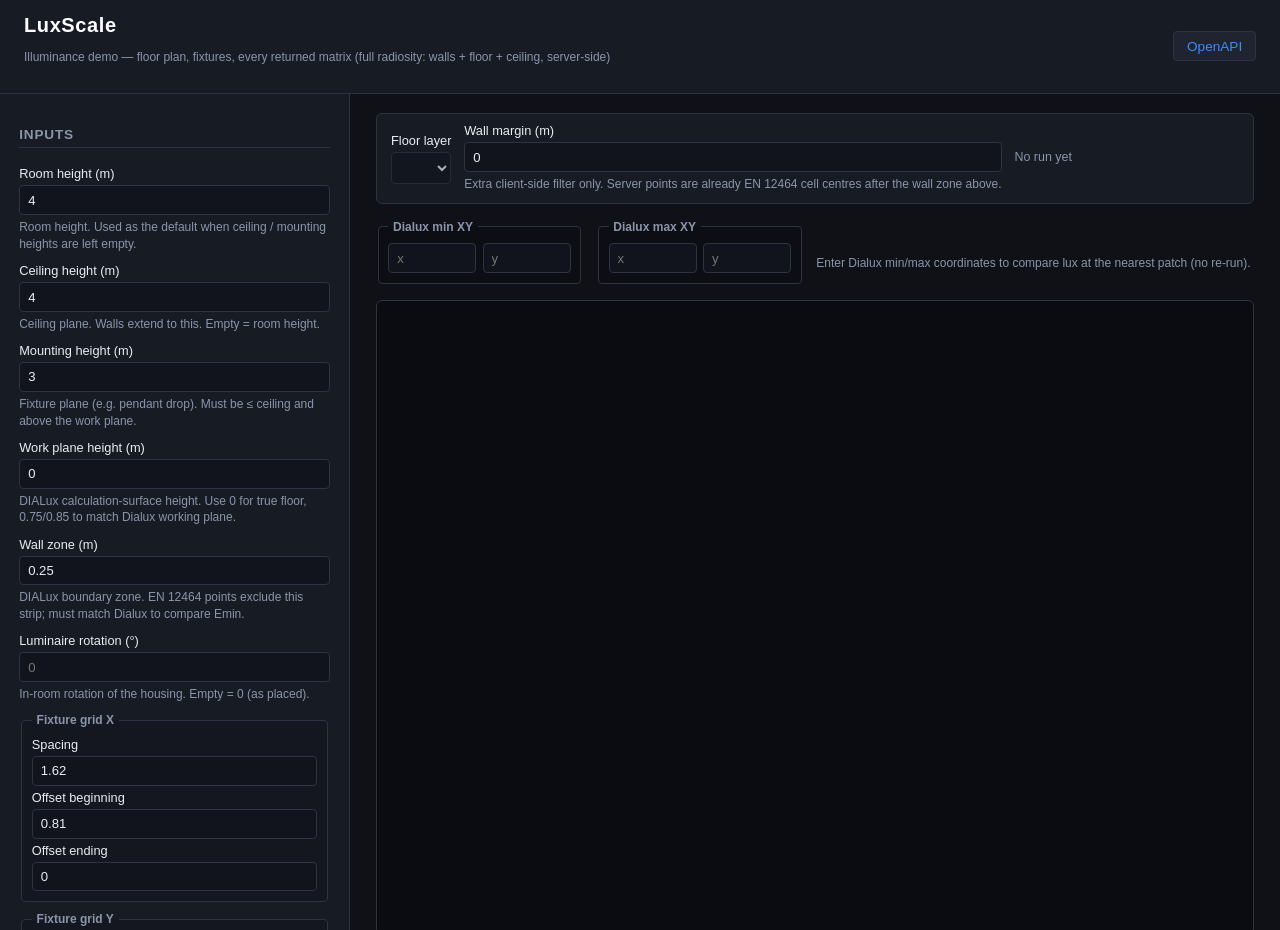
<file: demo/demo-v2.html>
<!DOCTYPE html>
<html lang="en">
<head>
  <meta charset="utf-8" />
  <meta name="viewport" content="width=device-width, initial-scale=1" />
  <title>LuxScale demo</title>
  <link rel="stylesheet" href="demo.css" />
</head>
<body>
  <header class="top">
    <div>
      <h1>LuxScale</h1>
      <p class="muted">Illuminance demo — floor plan, fixtures, every returned matrix (full radiosity: walls + floor + ceiling, server-side)</p>
    </div>
    <a class="docs" href="/docs" target="_blank" rel="noreferrer">OpenAPI</a>
  </header>

  <main class="layout">
    <form id="form" class="panel">
      <h2>Inputs</h2>

      <label>Room height (m)
        <input id="height" type="number" min="0.01" step="0.01" value="4" required />
        <span class="hint">Room height. Used as the default when ceiling / mounting heights are left empty.</span>
      </label>

      <label>Ceiling height (m)
        <input id="ceilingHeight" type="number" min="0.01" step="0.01" value="4" placeholder="= room height" />
        <span class="hint">Ceiling plane. Walls extend to this. Empty = room height.</span>
      </label>

      <label>Mounting height (m)
        <input id="mountingHeight" type="number" min="0.01" step="0.01" value="3" placeholder="= ceiling height" />
        <span class="hint">Fixture plane (e.g. pendant drop). Must be ≤ ceiling and above the work plane.</span>
      </label>

      <label>Work plane height (m)
        <input id="workPlaneHeight" type="number" min="0" step="0.01" value="0" required />
        <span class="hint">DIALux calculation-surface height. Use 0 for true floor, 0.75/0.85 to match Dialux working plane.</span>
      </label>

      <label>Wall zone (m)
        <input id="wallZone" type="number" min="0" step="0.05" value="0.25" required />
        <span class="hint">DIALux boundary zone. EN 12464 points exclude this strip; must match Dialux to compare Emin.</span>
      </label>

      <label>Luminaire rotation (°)
        <input id="luminaireRotation" type="number" min="0" max="360" step="1" placeholder="0" />
        <span class="hint">In-room rotation of the housing. Empty = 0 (as placed).</span>
      </label>

      <fieldset>
        <legend>Fixture grid X</legend>
        <label>Spacing <input id="xSpacing" type="number" min="0.01" step="0.01" value="1.62" required /></label>
        <label>Offset beginning <input id="xOffB" type="number" min="0" step="0.01" value="0.81" required /></label>
        <label>Offset ending <input id="xOffE" type="number" min="0" step="0.01" value="0" required /></label>
      </fieldset>

      <fieldset>
        <legend>Fixture grid Y</legend>
        <label>Spacing <input id="ySpacing" type="number" min="0.01" step="0.01" value="1.66" required /></label>
        <label>Offset beginning <input id="yOffB" type="number" min="0" step="0.01" value="0.83" required /></label>
        <label>Offset ending <input id="yOffE" type="number" min="0" step="0.01" value="0" required /></label>
      </fieldset>

      <label>IES file
        <input id="iesFile" type="file" accept=".ies,.txt,text/plain" />
        <span class="hint">Leave empty to use <code>sample.ies</code></span>
      </label>

      <div class="row">
        <span>Polygon (m)</span>
        <button type="button" id="presetRect" class="ghost">8×6 rect</button>
        <button type="button" id="presetL" class="ghost">L-shape</button>
      </div>
      <table id="verts">
        <thead><tr><th>x</th><th>y</th><th></th></tr></thead>
        <tbody></tbody>
      </table>
      <button type="button" id="addVert" class="ghost">Add vertex</button>
      <canvas id="polyPreview" width="280" height="200" aria-label="Polygon preview"></canvas>
      <p id="polyMeta" class="hint"></p>

      <button type="submit" id="run">Calculate</button>
      <p id="status" class="status" hidden></p>
    </form>

    <section class="results">
      <div class="toolbar">
        <label>Floor layer
          <select id="floorLayer" disabled></select>
        </label>
        <label>Wall margin (m)
          <input id="wallMargin" type="number" min="0" step="0.05" value="0" />
          <span class="hint">Extra client-side filter only. Server points are already EN 12464 cell centres after the wall zone above.</span>
        </label>
        <div id="stats" class="stats muted">No run yet</div>
      </div>
      <div class="toolbar compare">
        <fieldset>
          <legend>Dialux min XY</legend>
          <div class="row">
            <input id="dxMinX" type="number" step="0.01" placeholder="x" />
            <input id="dxMinY" type="number" step="0.01" placeholder="y" />
          </div>
        </fieldset>
        <fieldset>
          <legend>Dialux max XY</legend>
          <div class="row">
            <input id="dxMaxX" type="number" step="0.01" placeholder="x" />
            <input id="dxMaxY" type="number" step="0.01" placeholder="y" />
          </div>
        </fieldset>
        <p id="dialuxNearest" class="hint">Enter Dialux min/max coordinates to compare lux at the nearest patch (no re-run).</p>
      </div>
      <div class="view">
        <canvas id="plan" width="720" height="520"></canvas>
        <aside class="legend">
          <div id="legendBar"></div>
          <div class="legend-ends"><span id="legMin">0</span><span>lux</span><span id="legMax">0</span></div>
          <p class="hint">Squares = EN 12464 floor points at the wall zone above. Rings = min / max of kept samples. Amber = luminous opening. Wall margin extra-filters those points without re-running. For Dialux parity use Dialux standard grid (EN 12464), not adaptive.</p>
        </aside>
      </div>

      <h2>Walls, floor &amp; ceiling</h2>
      <p class="hint">Wall cards show summed direct illuminance per wall (unrolled elevation). Floor / ceiling cards show summed direct illuminance in plan view.</p>
      <div id="walls" class="walls"></div>

      <h2>Matrices</h2>
      <div id="matrices"></div>
    </section>
  </main>
  <script src="demo-v2.js"></script>
</body>
</html>
</file>
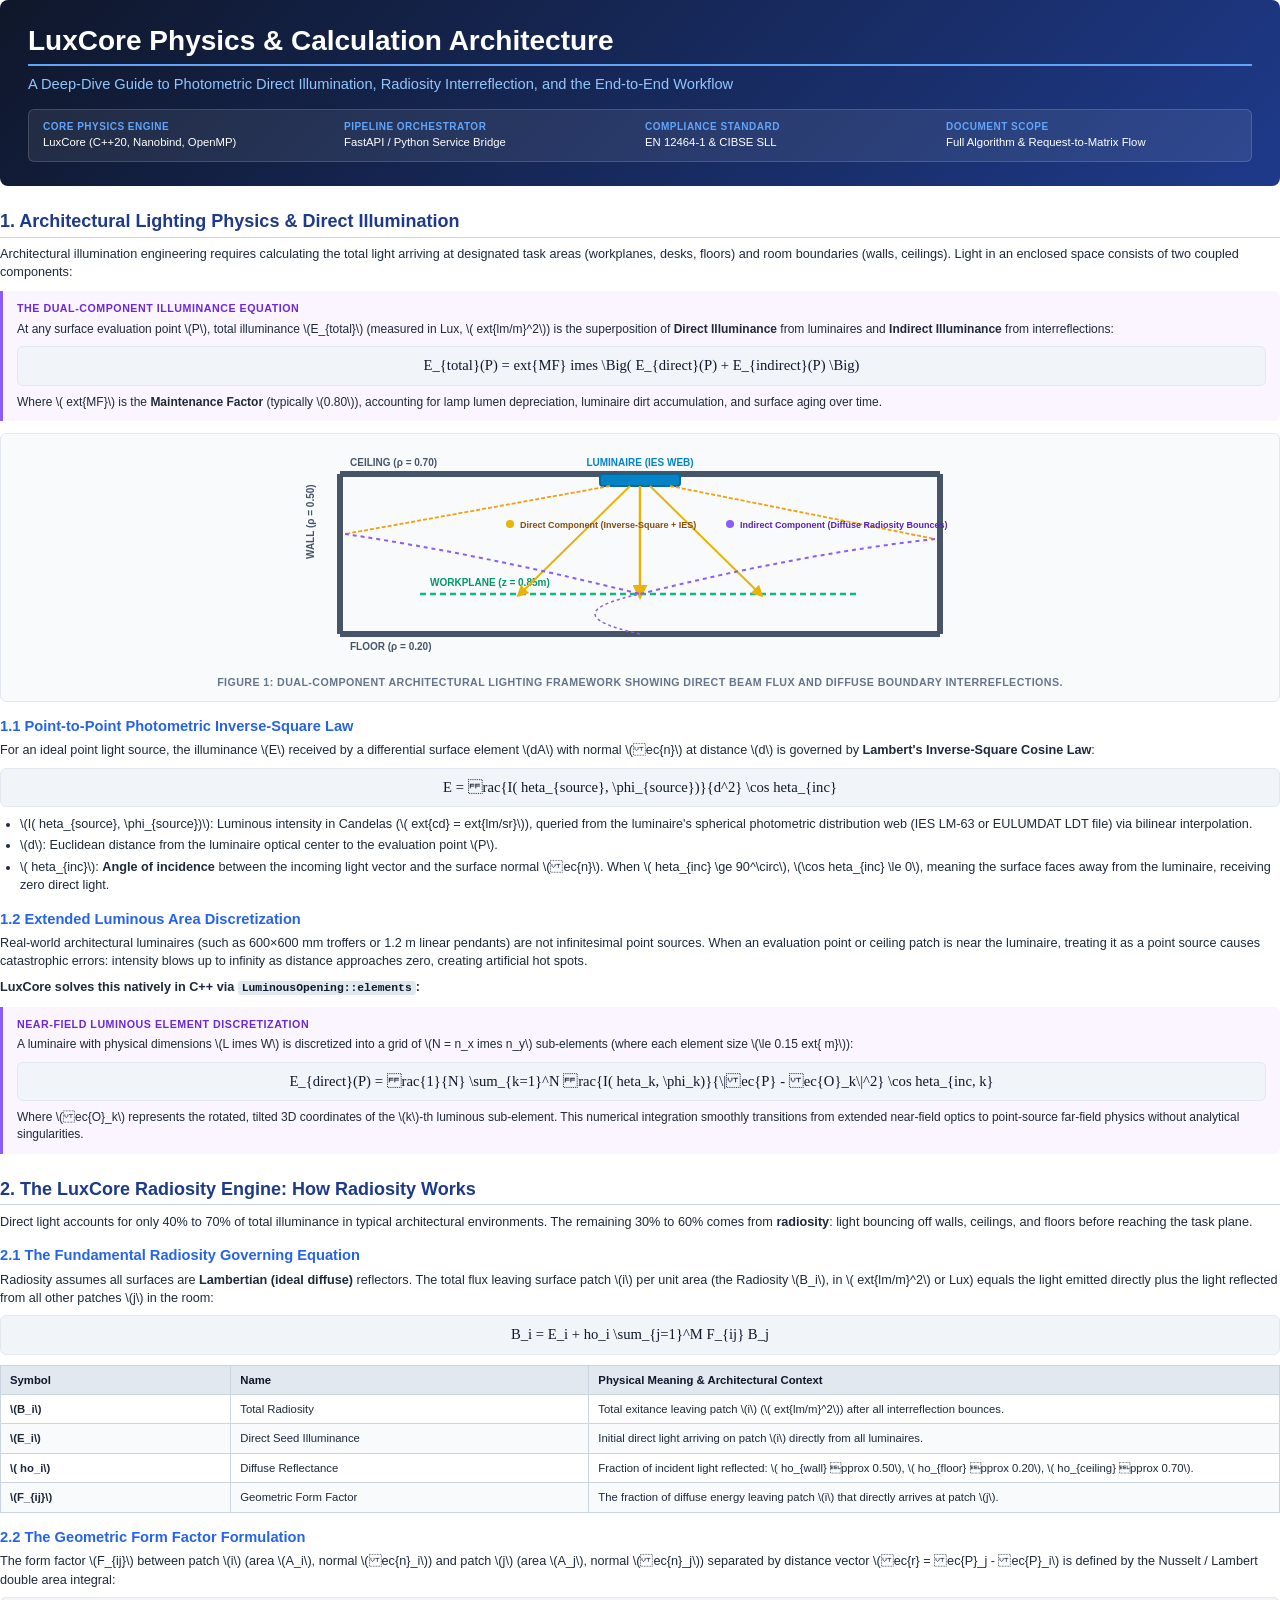
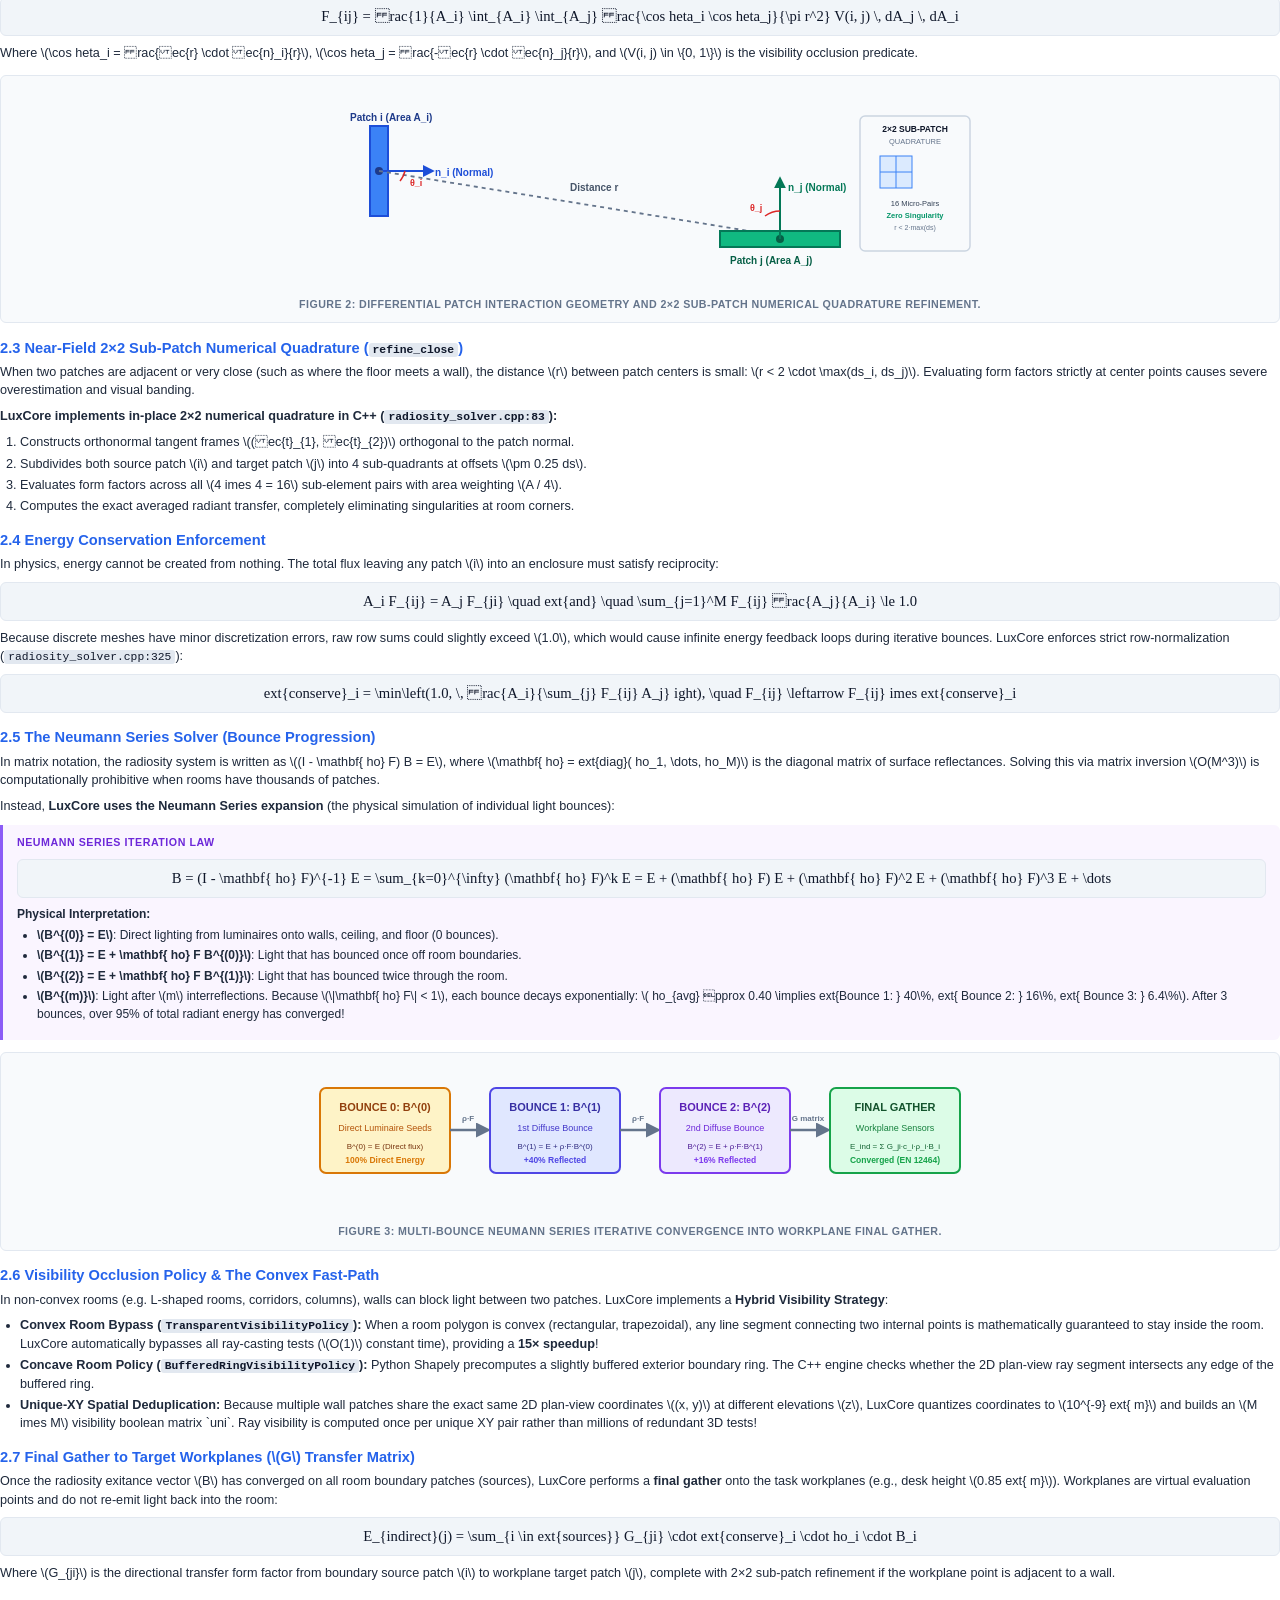
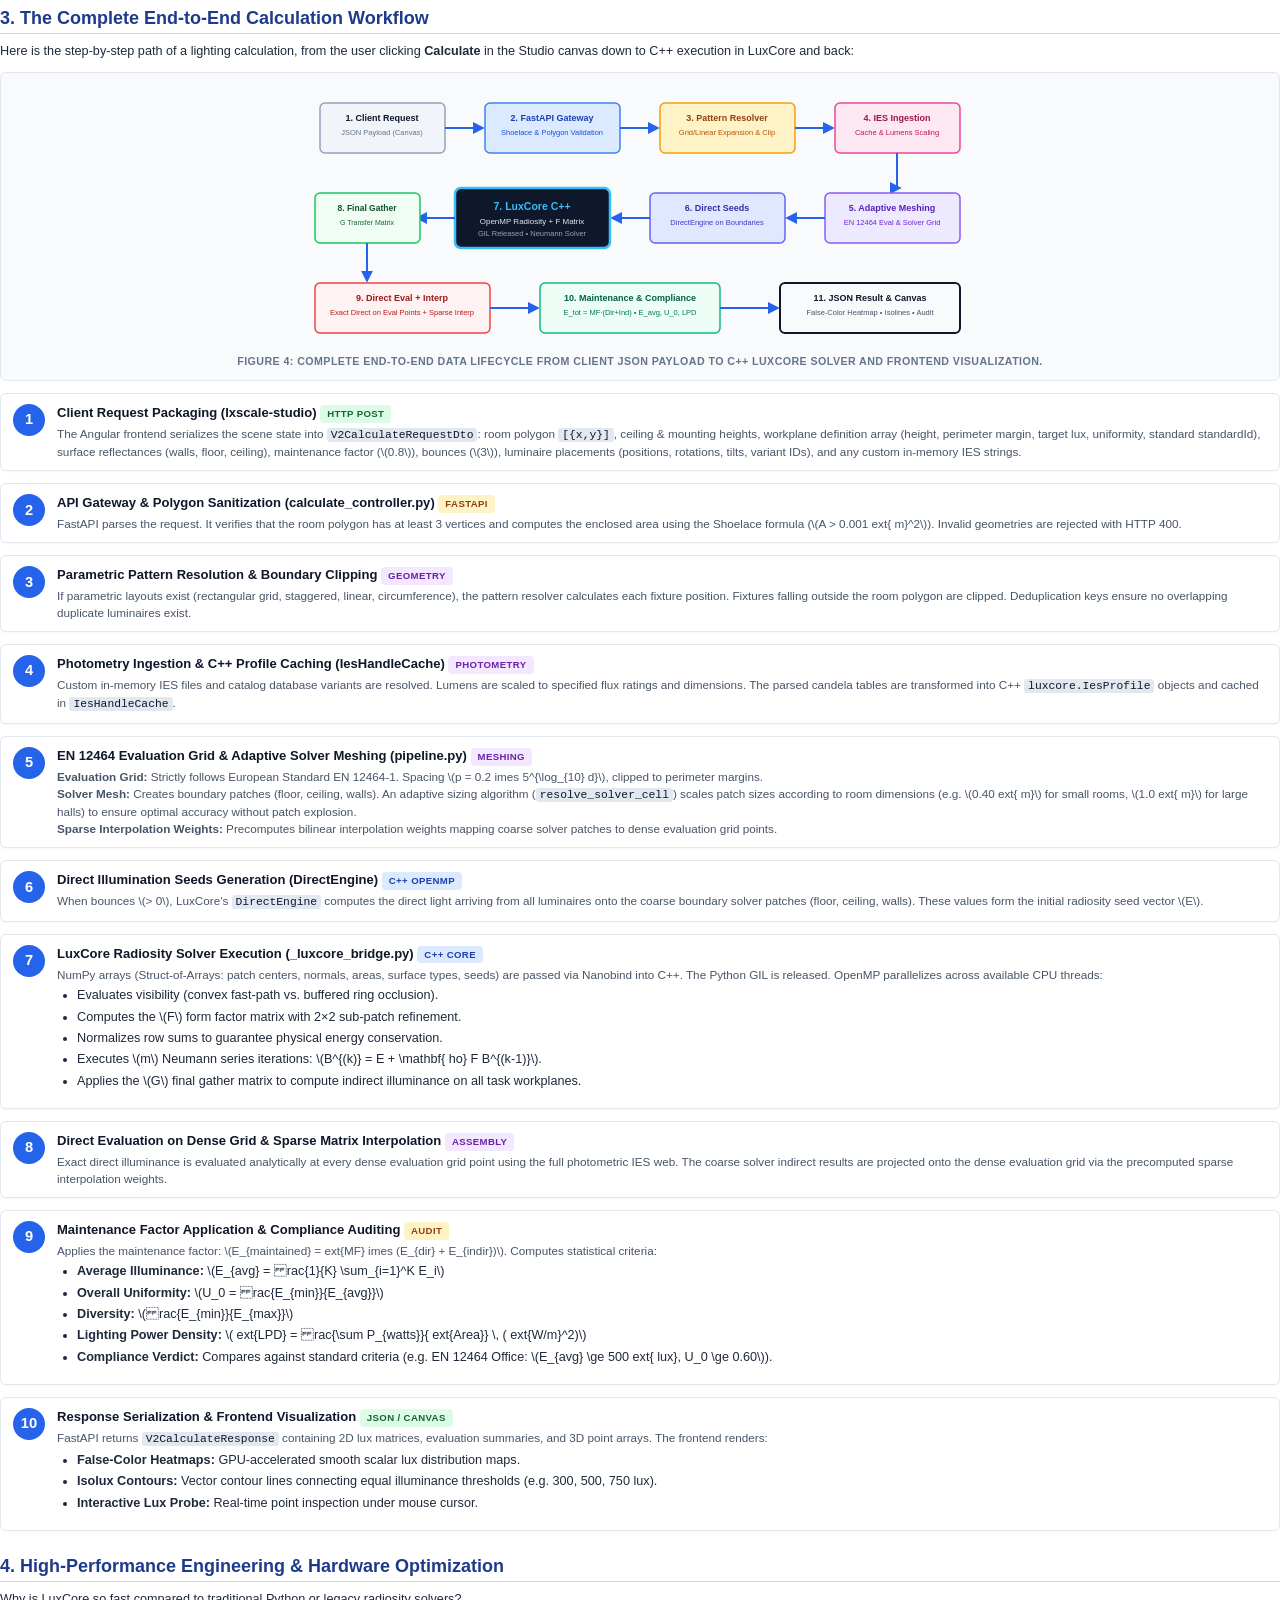
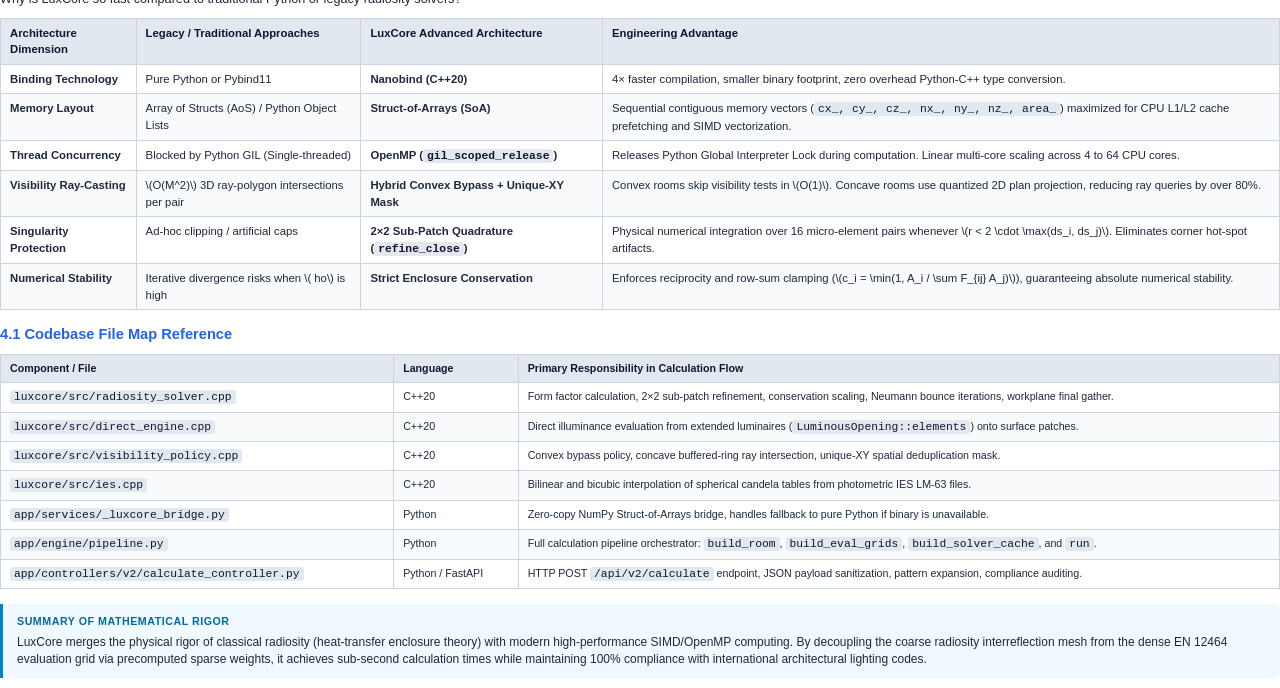
<file: docs/luxcore_physics_and_workflow.html>
<!DOCTYPE html>
<html lang="en">
<head>
<meta charset="UTF-8">
<title>LuxCore Physics Engine & Calculation Workflow</title>
<style>
  @page {
    size: A4 portrait;
    margin: 14mm 14mm 14mm 14mm;
    @bottom-right {
      content: "Page " counter(page);
      font-family: -apple-system, BlinkMacSystemFont, "Segoe UI", Roboto, Helvetica, Arial, sans-serif;
      font-size: 8pt;
      color: #64748b;
    }
    @bottom-left {
      content: "LuxScale Architecture Documentation • LuxCore Engine";
      font-family: -apple-system, BlinkMacSystemFont, "Segoe UI", Roboto, Helvetica, Arial, sans-serif;
      font-size: 8pt;
      color: #64748b;
    }
  }

  *, *::before, *::after {
    box-sizing: border-box;
  }

  body {
    font-family: -apple-system, BlinkMacSystemFont, "Segoe UI", Roboto, Helvetica, Arial, sans-serif;
    color: #1e293b;
    line-height: 1.45;
    font-size: 9.5pt;
    background: #ffffff;
    margin: 0;
    padding: 0;
  }

  /* Headings */
  h1, h2, h3, h4 {
    color: #0f172a;
    font-weight: 700;
    margin-top: 1.2em;
    margin-bottom: 0.4em;
    line-height: 1.2;
    page-break-after: avoid;
    break-after: avoid;
  }

  h1 {
    font-size: 19pt;
    border-bottom: 2px solid #3b82f6;
    padding-bottom: 6px;
    margin-top: 0;
  }

  h2 {
    font-size: 13.5pt;
    border-bottom: 1px solid #cbd5e1;
    padding-bottom: 4px;
    margin-top: 1.4em;
    color: #1e3a8a;
  }

  h3 {
    font-size: 11pt;
    color: #2563eb;
    margin-top: 1.1em;
  }

  h4 {
    font-size: 9.5pt;
    color: #334155;
    text-transform: uppercase;
    letter-spacing: 0.04em;
  }

  p {
    margin: 0.4em 0 0.6em 0;
  }

  /* Document Header / Cover Banner */
  .cover-banner {
    background: linear-gradient(135deg, #0f172a 0%, #1e3a8a 100%);
    color: #ffffff;
    padding: 24px 28px;
    border-radius: 8px;
    margin-bottom: 22px;
  }

  .cover-banner h1 {
    color: #ffffff;
    border-bottom: 2px solid #60a5fa;
    margin: 0 0 8px 0;
    font-size: 21pt;
  }

  .cover-banner .subtitle {
    font-size: 11pt;
    color: #93c5fd;
    font-weight: 400;
    margin: 0 0 14px 0;
  }

  .metadata-grid {
    display: grid;
    grid-template-columns: repeat(4, 1fr);
    gap: 10px;
    font-size: 8.5pt;
    background: rgba(255, 255, 255, 0.08);
    padding: 10px 14px;
    border-radius: 6px;
    border: 1px solid rgba(255, 255, 255, 0.15);
  }

  .metadata-item strong {
    color: #60a5fa;
    display: block;
    font-size: 7.5pt;
    text-transform: uppercase;
    letter-spacing: 0.05em;
  }

  /* Callout Boxes */
  .callout {
    border-left: 3.5px solid #3b82f6;
    background: #f8fafc;
    padding: 10px 14px;
    margin: 10px 0;
    border-radius: 0 6px 6px 0;
    font-size: 9pt;
    page-break-inside: avoid;
    break-inside: avoid;
  }

  .callout.physics {
    border-left-color: #8b5cf6;
    background: #faf5ff;
  }

  .callout.formula {
    border-left-color: #059669;
    background: #f0fdf4;
  }

  .callout.pipeline {
    border-left-color: #0284c7;
    background: #f0f9ff;
  }

  .callout strong.label {
    display: block;
    margin-bottom: 4px;
    font-size: 8pt;
    text-transform: uppercase;
    letter-spacing: 0.05em;
  }
  .callout.physics strong.label { color: #6d28d9; }
  .callout.formula strong.label { color: #047857; }
  .callout.pipeline strong.label { color: #0369a1; }

  /* Math equation formatting */
  .math-block {
    text-align: center;
    background: #f1f5f9;
    border: 1px solid #e2e8f0;
    border-radius: 6px;
    padding: 8px 12px;
    margin: 8px 0;
    font-family: "Cambria Math", "Latin Modern Math", Georgia, serif;
    font-size: 11pt;
    color: #0f172a;
    page-break-inside: avoid;
    break-inside: avoid;
  }

  .math-inline {
    font-family: "Cambria Math", "Latin Modern Math", Georgia, serif;
    font-size: 10pt;
    background: #f1f5f9;
    padding: 1px 4px;
    border-radius: 3px;
    color: #0f172a;
  }

  /* Code snippet block */
  pre.code-block {
    background: #0f172a;
    color: #f8fafc;
    padding: 10px 14px;
    border-radius: 6px;
    font-family: "JetBrains Mono", Consolas, "Courier New", monospace;
    font-size: 7.8pt;
    line-height: 1.35;
    overflow-x: hidden;
    white-space: pre-wrap;
    margin: 8px 0;
    page-break-inside: avoid;
    break-inside: avoid;
    border: 1px solid #334155;
  }

  code {
    font-family: "JetBrains Mono", Consolas, "Courier New", monospace;
    font-size: 8.5pt;
    background: #e2e8f0;
    padding: 1px 4px;
    border-radius: 3px;
    color: #0f172a;
  }

  /* Tables */
  table {
    width: 100%;
    border-collapse: collapse;
    margin: 10px 0;
    font-size: 8.5pt;
    page-break-inside: avoid;
    break-inside: avoid;
  }

  table th, table td {
    border: 1px solid #cbd5e1;
    padding: 6px 9px;
    text-align: left;
    vertical-align: top;
  }

  table th {
    background: #e2e8f0;
    color: #0f172a;
    font-weight: 700;
  }

  table tr:nth-child(even) td {
    background: #f8fafc;
  }

  /* Diagrams */
  .diagram-container {
    text-align: center;
    margin: 12px 0;
    padding: 10px;
    background: #f8fafc;
    border: 1px solid #e2e8f0;
    border-radius: 6px;
    page-break-inside: avoid;
    break-inside: avoid;
  }

  .diagram-caption {
    font-size: 8pt;
    color: #64748b;
    margin-top: 6px;
    font-weight: 600;
    text-transform: uppercase;
    letter-spacing: 0.04em;
  }

  /* Workflow Steps */
  .step-card {
    display: flex;
    gap: 12px;
    margin-bottom: 12px;
    background: #ffffff;
    border: 1px solid #e2e8f0;
    border-radius: 6px;
    padding: 10px 12px;
    page-break-inside: avoid;
    break-inside: avoid;
    box-shadow: 0 1px 3px rgba(0,0,0,0.03);
  }

  .step-num {
    flex-shrink: 0;
    width: 32px;
    height: 32px;
    border-radius: 50%;
    background: #2563eb;
    color: #ffffff;
    display: flex;
    align-items: center;
    justify-content: center;
    font-weight: 800;
    font-size: 11pt;
  }

  .step-content {
    flex-grow: 1;
  }

  .step-title {
    font-weight: 700;
    font-size: 9.8pt;
    color: #0f172a;
    margin-bottom: 2px;
  }

  .step-desc {
    font-size: 8.8pt;
    color: #475569;
    margin: 0;
  }

  .badge {
    display: inline-block;
    padding: 2px 7px;
    border-radius: 4px;
    font-size: 7.2pt;
    font-weight: 700;
    text-transform: uppercase;
    letter-spacing: 0.04em;
  }
  .badge-cpp { background: #dbeafe; color: #1e40af; }
  .badge-py { background: #fef3c7; color: #92400e; }
  .badge-api { background: #dcfce7; color: #166534; }
  .badge-algo { background: #f3e8ff; color: #6b21a8; }

  .page-break {
    page-break-before: always;
    break-before: always;
  }

  ul, ol {
    margin: 0.3em 0 0.6em 0;
    padding-left: 20px;
  }

  li {
    margin-bottom: 3px;
  }
</style>
</head>
<body>

<!-- COVER / HEADER BANNER -->
<div class="cover-banner">
  <h1>LuxCore Physics & Calculation Architecture</h1>
  <div class="subtitle">A Deep-Dive Guide to Photometric Direct Illumination, Radiosity Interreflection, and the End-to-End Workflow</div>
  <div class="metadata-grid">
    <div class="metadata-item">
      <strong>Core Physics Engine</strong>
      LuxCore (C++20, Nanobind, OpenMP)
    </div>
    <div class="metadata-item">
      <strong>Pipeline Orchestrator</strong>
      FastAPI / Python Service Bridge
    </div>
    <div class="metadata-item">
      <strong>Compliance Standard</strong>
      EN 12464-1 & CIBSE SLL
    </div>
    <div class="metadata-item">
      <strong>Document Scope</strong>
      Full Algorithm & Request-to-Matrix Flow
    </div>
  </div>
</div>

<!-- SECTION 1: ARCHITECTURAL LIGHTING PHYSICS -->
<h2>1. Architectural Lighting Physics & Direct Illumination</h2>

<p>
Architectural illumination engineering requires calculating the total light arriving at designated task areas (workplanes, desks, floors) and room boundaries (walls, ceilings). Light in an enclosed space consists of two coupled components:
</p>

<div class="callout physics">
  <strong class="label">The Dual-Component Illuminance Equation</strong>
  At any surface evaluation point \(P\), total illuminance \(E_{total}\) (measured in Lux, \(	ext{lm/m}^2\)) is the superposition of <strong>Direct Illuminance</strong> from luminaires and <strong>Indirect Illuminance</strong> from interreflections:
  <div class="math-block">
    E_{total}(P) = 	ext{MF} 	imes \Big( E_{direct}(P) + E_{indirect}(P) \Big)
  </div>
  Where \(	ext{MF}\) is the <strong>Maintenance Factor</strong> (typically \(0.80\)), accounting for lamp lumen depreciation, luminaire dirt accumulation, and surface aging over time.
</div>

<!-- DIAGRAM 1: DIRECT VS INDIRECT -->
<div class="diagram-container">
  <svg width="680" height="220" viewBox="0 0 680 220" xmlns="http://www.w3.org/2000/svg">
    <!-- Ceiling -->
    <line x1="40" y1="30" x2="640" y2="30" stroke="#475569" stroke-width="6"/>
    <text x="50" y="22" font-size="10" font-weight="bold" fill="#475569">CEILING (ρ = 0.70)</text>
    <!-- Floor -->
    <line x1="40" y1="190" x2="640" y2="190" stroke="#475569" stroke-width="6"/>
    <text x="50" y="206" font-size="10" font-weight="bold" fill="#475569">FLOOR (ρ = 0.20)</text>
    <!-- Left Wall -->
    <line x1="40" y1="30" x2="40" y2="190" stroke="#475569" stroke-width="6"/>
    <text x="14" y="115" font-size="10" font-weight="bold" fill="#475569" transform="rotate(-90 14 115)">WALL (ρ = 0.50)</text>
    <!-- Right Wall -->
    <line x1="640" y1="30" x2="640" y2="190" stroke="#475569" stroke-width="6"/>
    <!-- Luminaire -->
    <rect x="300" y="30" width="80" height="12" rx="3" fill="#0284c7" stroke="#0369a1" stroke-width="2"/>
    <text x="340" y="22" font-size="10" font-weight="bold" fill="#0284c7" text-anchor="middle">LUMINAIRE (IES WEB)</text>
    <!-- Workplane -->
    <line x1="120" y1="150" x2="560" y2="150" stroke="#10b981" stroke-width="2.5" stroke-dasharray="6,4"/>
    <text x="130" y="142" font-size="10" font-weight="bold" fill="#059669">WORKPLANE (z = 0.85m)</text>
    <!-- Direct rays (yellow solid) -->
    <line x1="340" y1="42" x2="340" y2="150" stroke="#eab308" stroke-width="2.5" marker-end="url(#arrow-yellow)"/>
    <line x1="330" y1="42" x2="220" y2="150" stroke="#eab308" stroke-width="2" marker-end="url(#arrow-yellow)"/>
    <line x1="350" y1="42" x2="460" y2="150" stroke="#eab308" stroke-width="2" marker-end="url(#arrow-yellow)"/>
    <line x1="310" y1="42" x2="45" y2="90" stroke="#f59e0b" stroke-width="1.8" stroke-dasharray="4,2"/>
    <line x1="370" y1="42" x2="635" y2="95" stroke="#f59e0b" stroke-width="1.8" stroke-dasharray="4,2"/>
    <!-- Indirect reflections (purple dashed) -->
    <path d="M 45 90 Q 180 110 340 150" stroke="#8b5cf6" stroke-width="2" stroke-dasharray="4,4" fill="none"/>
    <path d="M 635 95 Q 500 110 340 150" stroke="#8b5cf6" stroke-width="2" stroke-dasharray="4,4" fill="none"/>
    <path d="M 340 190 Q 250 170 340 150" stroke="#8b5cf6" stroke-width="1.5" stroke-dasharray="3,3" fill="none"/>
    <!-- Legends -->
    <circle cx="210" cy="80" r="4" fill="#eab308"/>
    <text x="220" y="84" font-size="9" fill="#854d0e" font-weight="bold">Direct Component (Inverse-Square + IES)</text>
    <circle cx="430" cy="80" r="4" fill="#8b5cf6"/>
    <text x="440" y="84" font-size="9" fill="#5b21b6" font-weight="bold">Indirect Component (Diffuse Radiosity Bounces)</text>
    <!-- Arrowhead markers -->
    <defs>
      <marker id="arrow-yellow" viewBox="0 0 10 10" refX="6" refY="5" markerWidth="6" markerHeight="6" orient="auto-start-reverse">
        <path d="M 0 0 L 10 5 L 0 10 z" fill="#eab308"/>
      </marker>
    </defs>
  </svg>
  <div class="diagram-caption">Figure 1: Dual-component architectural lighting framework showing direct beam flux and diffuse boundary interreflections.</div>
</div>

<h3>1.1 Point-to-Point Photometric Inverse-Square Law</h3>
<p>
For an ideal point light source, the illuminance \(E\) received by a differential surface element \(dA\) with normal \(ec{n}\) at distance \(d\) is governed by <strong>Lambert's Inverse-Square Cosine Law</strong>:
</p>

<div class="math-block">
  E = rac{I(	heta_{source}, \phi_{source})}{d^2} \cos	heta_{inc}
</div>

<ul>
  <li>\(I(	heta_{source}, \phi_{source})\): Luminous intensity in Candelas (\(	ext{cd} = 	ext{lm/sr}\)), queried from the luminaire's spherical photometric distribution web (IES LM-63 or EULUMDAT LDT file) via bilinear interpolation.</li>
  <li>\(d\): Euclidean distance from the luminaire optical center to the evaluation point \(P\).</li>
  <li>\(	heta_{inc}\): <strong>Angle of incidence</strong> between the incoming light vector and the surface normal \(ec{n}\). When \(	heta_{inc} \ge 90^\circ\), \(\cos	heta_{inc} \le 0\), meaning the surface faces away from the luminaire, receiving zero direct light.</li>
</ul>

<h3>1.2 Extended Luminous Area Discretization</h3>
<p>
Real-world architectural luminaires (such as 600×600 mm troffers or 1.2 m linear pendants) are not infinitesimal point sources. When an evaluation point or ceiling patch is near the luminaire, treating it as a point source causes catastrophic errors: intensity blows up to infinity as distance approaches zero, creating artificial hot spots.
</p>

<p>
<strong>LuxCore solves this natively in C++ via <code>LuminousOpening::elements</code>:</strong>
</p>

<div class="callout physics">
  <strong class="label">Near-Field Luminous Element Discretization</strong>
  A luminaire with physical dimensions \(L 	imes W\) is discretized into a grid of \(N = n_x 	imes n_y\) sub-elements (where each element size \(\le 0.15	ext{ m}\)):
  <div class="math-block">
    E_{direct}(P) = rac{1}{N} \sum_{k=1}^N rac{I(	heta_k, \phi_k)}{\|ec{P} - ec{O}_k\|^2} \cos	heta_{inc, k}
  </div>
  Where \(ec{O}_k\) represents the rotated, tilted 3D coordinates of the \(k\)-th luminous sub-element. This numerical integration smoothly transitions from extended near-field optics to point-source far-field physics without analytical singularities.
</div>

<div class="page-break"></div>

<!-- SECTION 2: LUXCORE RADIOSITY ENGINE -->
<h2>2. The LuxCore Radiosity Engine: How Radiosity Works</h2>

<p>
Direct light accounts for only 40% to 70% of total illuminance in typical architectural environments. The remaining 30% to 60% comes from <strong>radiosity</strong>: light bouncing off walls, ceilings, and floors before reaching the task plane.
</p>

<h3>2.1 The Fundamental Radiosity Governing Equation</h3>
<p>
Radiosity assumes all surfaces are <strong>Lambertian (ideal diffuse)</strong> reflectors. The total flux leaving surface patch \(i\) per unit area (the Radiosity \(B_i\), in \(	ext{lm/m}^2\) or Lux) equals the light emitted directly plus the light reflected from all other patches \(j\) in the room:
</p>

<div class="math-block">
  B_i = E_i + ho_i \sum_{j=1}^M F_{ij} B_j
</div>

<table>
  <thead>
    <tr>
      <th style="width: 18%;">Symbol</th>
      <th style="width: 28%;">Name</th>
      <th>Physical Meaning & Architectural Context</th>
    </tr>
  </thead>
  <tbody>
    <tr>
      <td><strong>\(B_i\)</strong></td>
      <td>Total Radiosity</td>
      <td>Total exitance leaving patch \(i\) (\(	ext{lm/m}^2\)) after all interreflection bounces.</td>
    </tr>
    <tr>
      <td><strong>\(E_i\)</strong></td>
      <td>Direct Seed Illuminance</td>
      <td>Initial direct light arriving on patch \(i\) directly from all luminaires.</td>
    </tr>
    <tr>
      <td><strong>\(ho_i\)</strong></td>
      <td>Diffuse Reflectance</td>
      <td>Fraction of incident light reflected: \(ho_{wall} pprox 0.50\), \(ho_{floor} pprox 0.20\), \(ho_{ceiling} pprox 0.70\).</td>
    </tr>
    <tr>
      <td><strong>\(F_{ij}\)</strong></td>
      <td>Geometric Form Factor</td>
      <td>The fraction of diffuse energy leaving patch \(i\) that directly arrives at patch \(j\).</td>
    </tr>
  </tbody>
</table>

<h3>2.2 The Geometric Form Factor Formulation</h3>
<p>
The form factor \(F_{ij}\) between patch \(i\) (area \(A_i\), normal \(ec{n}_i\)) and patch \(j\) (area \(A_j\), normal \(ec{n}_j\)) separated by distance vector \(ec{r} = ec{P}_j - ec{P}_i\) is defined by the Nusselt / Lambert double area integral:
</p>

<div class="math-block">
  F_{ij} = rac{1}{A_i} \int_{A_i} \int_{A_j} rac{\cos	heta_i \cos	heta_j}{\pi r^2} V(i, j) \, dA_j \, dA_i
</div>

<p>
Where \(\cos	heta_i = rac{ec{r} \cdot ec{n}_i}{r}\), \(\cos	heta_j = rac{-ec{r} \cdot ec{n}_j}{r}\), and \(V(i, j) \in \{0, 1\}\) is the visibility occlusion predicate.
</p>

<!-- DIAGRAM 2: FORM FACTOR GEOMETRY & CLOSE-FIELD -->
<div class="diagram-container">
  <svg width="680" height="200" viewBox="0 0 680 200" xmlns="http://www.w3.org/2000/svg">
    <!-- Patch i on Wall -->
    <rect x="70" y="40" width="18" height="90" fill="#3b82f6" stroke="#1d4ed8" stroke-width="2"/>
    <circle cx="79" cy="85" r="4" fill="#1e3a8a"/>
    <line x1="79" y1="85" x2="130" y2="85" stroke="#1d4ed8" stroke-width="2" marker-end="url(#arrow-blue)"/>
    <text x="135" y="90" font-size="10" font-weight="bold" fill="#1d4ed8">n_i (Normal)</text>
    <text x="50" y="35" font-size="10" font-weight="bold" fill="#1e3a8a">Patch i (Area A_i)</text>

    <!-- Ray r between centers -->
    <line x1="79" y1="85" x2="480" y2="150" stroke="#64748b" stroke-width="1.8" stroke-dasharray="4,4"/>
    <text x="270" y="105" font-size="10" font-weight="bold" fill="#475569">Distance r</text>

    <!-- Patch j on Floor -->
    <rect x="420" y="145" width="120" height="16" fill="#10b981" stroke="#047857" stroke-width="2"/>
    <circle cx="480" cy="153" r="4" fill="#065f46"/>
    <line x1="480" y1="153" x2="480" y2="95" stroke="#047857" stroke-width="2" marker-end="url(#arrow-green)"/>
    <text x="488" y="105" font-size="10" font-weight="bold" fill="#047857">n_j (Normal)</text>
    <text x="430" y="178" font-size="10" font-weight="bold" fill="#065f46">Patch j (Area A_j)</text>

    <!-- Angle arcs -->
    <path d="M 105 85 A 25 25 0 0 1 100 95" fill="none" stroke="#dc2626" stroke-width="1.5"/>
    <text x="110" y="100" font-size="9" font-weight="bold" fill="#dc2626">θ_i</text>
    <path d="M 465 130 A 25 25 0 0 1 480 125" fill="none" stroke="#dc2626" stroke-width="1.5"/>
    <text x="450" y="125" font-size="9" font-weight="bold" fill="#dc2626">θ_j</text>

    <!-- Close-transfer refinement callout box right -->
    <rect x="560" y="30" width="110" height="135" rx="5" fill="#f8fafc" stroke="#cbd5e1" stroke-width="1.5"/>
    <text x="615" y="46" font-size="8.5" font-weight="bold" fill="#0f172a" text-anchor="middle">2×2 SUB-PATCH</text>
    <text x="615" y="58" font-size="7.5" fill="#64748b" text-anchor="middle">QUADRATURE</text>
    <!-- Subgrid preview -->
    <rect x="580" y="70" width="32" height="32" fill="#dbeafe" stroke="#3b82f6"/>
    <line x1="596" y1="70" x2="596" y2="102" stroke="#3b82f6"/>
    <line x1="580" y1="86" x2="612" y2="86" stroke="#3b82f6"/>
    <text x="615" y="120" font-size="7.5" fill="#334155" text-anchor="middle">16 Micro-Pairs</text>
    <text x="615" y="132" font-size="7.5" fill="#059669" font-weight="bold" text-anchor="middle">Zero Singularity</text>
    <text x="615" y="144" font-size="7" fill="#64748b" text-anchor="middle">r &lt; 2·max(ds)</text>

    <!-- Arrow markers -->
    <defs>
      <marker id="arrow-blue" viewBox="0 0 10 10" refX="6" refY="5" markerWidth="6" markerHeight="6" orient="auto-start-reverse">
        <path d="M 0 0 L 10 5 L 0 10 z" fill="#1d4ed8"/>
      </marker>
      <marker id="arrow-green" viewBox="0 0 10 10" refX="6" refY="5" markerWidth="6" markerHeight="6" orient="auto-start-reverse">
        <path d="M 0 0 L 10 5 L 0 10 z" fill="#047857"/>
      </marker>
    </defs>
  </svg>
  <div class="diagram-caption">Figure 2: Differential patch interaction geometry and 2×2 sub-patch numerical quadrature refinement.</div>
</div>

<h3>2.3 Near-Field 2×2 Sub-Patch Numerical Quadrature (<code>refine_close</code>)</h3>
<p>
When two patches are adjacent or very close (such as where the floor meets a wall), the distance \(r\) between patch centers is small: \(r < 2 \cdot \max(ds_i, ds_j)\). Evaluating form factors strictly at center points causes severe overestimation and visual banding.
</p>

<p>
<strong>LuxCore implements in-place 2×2 numerical quadrature in C++ (<code>radiosity_solver.cpp:83</code>):</strong>
</p>
<ol>
  <li>Constructs orthonormal tangent frames \((ec{t}_{1}, ec{t}_{2})\) orthogonal to the patch normal.</li>
  <li>Subdivides both source patch \(i\) and target patch \(j\) into 4 sub-quadrants at offsets \(\pm 0.25 ds\).</li>
  <li>Evaluates form factors across all \(4 	imes 4 = 16\) sub-element pairs with area weighting \(A / 4\).</li>
  <li>Computes the exact averaged radiant transfer, completely eliminating singularities at room corners.</li>
</ol>

<h3>2.4 Energy Conservation Enforcement</h3>
<p>
In physics, energy cannot be created from nothing. The total flux leaving any patch \(i\) into an enclosure must satisfy reciprocity:
</p>
<div class="math-block">
  A_i F_{ij} = A_j F_{ji} \quad 	ext{and} \quad \sum_{j=1}^M F_{ij} rac{A_j}{A_i} \le 1.0
</div>
<p>
Because discrete meshes have minor discretization errors, raw row sums could slightly exceed \(1.0\), which would cause infinite energy feedback loops during iterative bounces.
LuxCore enforces strict row-normalization (<code>radiosity_solver.cpp:325</code>):
</p>
<div class="math-block">
  	ext{conserve}_i = \min\left(1.0, \, rac{A_i}{\sum_{j} F_{ij} A_j}ight), \quad F_{ij} \leftarrow F_{ij} 	imes 	ext{conserve}_i
</div>

<div class="page-break"></div>

<h3>2.5 The Neumann Series Solver (Bounce Progression)</h3>
<p>
In matrix notation, the radiosity system is written as \((I - \mathbf{ho} F) B = E\), where \(\mathbf{ho} = 	ext{diag}(ho_1, \dots, ho_M)\) is the diagonal matrix of surface reflectances.
Solving this via matrix inversion \(O(M^3)\) is computationally prohibitive when rooms have thousands of patches.
</p>

<p>
Instead, <strong>LuxCore uses the Neumann Series expansion</strong> (the physical simulation of individual light bounces):
</p>

<div class="callout physics">
  <strong class="label">Neumann Series Iteration Law</strong>
  <div class="math-block">
    B = (I - \mathbf{ho} F)^{-1} E = \sum_{k=0}^{\infty} (\mathbf{ho} F)^k E = E + (\mathbf{ho} F) E + (\mathbf{ho} F)^2 E + (\mathbf{ho} F)^3 E + \dots
  </div>
  <strong>Physical Interpretation:</strong>
  <ul>
    <li><strong>\(B^{(0)} = E\)</strong>: Direct lighting from luminaires onto walls, ceiling, and floor (0 bounces).</li>
    <li><strong>\(B^{(1)} = E + \mathbf{ho} F B^{(0)}\)</strong>: Light that has bounced once off room boundaries.</li>
    <li><strong>\(B^{(2)} = E + \mathbf{ho} F B^{(1)}\)</strong>: Light that has bounced twice through the room.</li>
    <li><strong>\(B^{(m)}\)</strong>: Light after \(m\) interreflections. Because \(\|\mathbf{ho} F\| < 1\), each bounce decays exponentially:
      \(ho_{avg} pprox 0.40 \implies 	ext{Bounce 1: } 40\%, 	ext{ Bounce 2: } 16\%, 	ext{ Bounce 3: } 6.4\%\).
      After 3 bounces, over 95% of total radiant energy has converged!
    </li>
  </ul>
</div>

<!-- DIAGRAM 3: NEUMANN BOUNCE PROGRESSION -->
<div class="diagram-container">
  <svg width="680" height="150" viewBox="0 0 680 150" xmlns="http://www.w3.org/2000/svg">
    <!-- Box 1: B0 -->
    <rect x="20" y="25" width="130" height="85" rx="6" fill="#fef3c7" stroke="#d97706" stroke-width="2"/>
    <text x="85" y="48" font-size="11" font-weight="bold" fill="#92400e" text-anchor="middle">BOUNCE 0: B^(0)</text>
    <text x="85" y="68" font-size="9" fill="#b45309" text-anchor="middle">Direct Luminaire Seeds</text>
    <text x="85" y="86" font-size="8" fill="#78350f" text-anchor="middle">B^(0) = E (Direct flux)</text>
    <text x="85" y="100" font-size="8.5" font-weight="bold" fill="#d97706" text-anchor="middle">100% Direct Energy</text>

    <!-- Arrow 1 -->
    <line x1="150" y1="67" x2="185" y2="67" stroke="#64748b" stroke-width="2.5" marker-end="url(#arrow-slate)"/>
    <text x="168" y="58" font-size="8" font-weight="bold" fill="#64748b" text-anchor="middle">ρ·F</text>

    <!-- Box 2: B1 -->
    <rect x="190" y="25" width="130" height="85" rx="6" fill="#e0e7ff" stroke="#4f46e5" stroke-width="2"/>
    <text x="255" y="48" font-size="11" font-weight="bold" fill="#3730a3" text-anchor="middle">BOUNCE 1: B^(1)</text>
    <text x="255" y="68" font-size="9" fill="#4338ca" text-anchor="middle">1st Diffuse Bounce</text>
    <text x="255" y="86" font-size="8" fill="#312e81" text-anchor="middle">B^(1) = E + ρ·F·B^(0)</text>
    <text x="255" y="100" font-size="8.5" font-weight="bold" fill="#4f46e5" text-anchor="middle">+40% Reflected</text>

    <!-- Arrow 2 -->
    <line x1="320" y1="67" x2="355" y2="67" stroke="#64748b" stroke-width="2.5" marker-end="url(#arrow-slate)"/>
    <text x="338" y="58" font-size="8" font-weight="bold" fill="#64748b" text-anchor="middle">ρ·F</text>

    <!-- Box 3: B2 -->
    <rect x="360" y="25" width="130" height="85" rx="6" fill="#ede9fe" stroke="#7c3aed" stroke-width="2"/>
    <text x="425" y="48" font-size="11" font-weight="bold" fill="#5b21b6" text-anchor="middle">BOUNCE 2: B^(2)</text>
    <text x="425" y="68" font-size="9" fill="#6d28d9" text-anchor="middle">2nd Diffuse Bounce</text>
    <text x="425" y="86" font-size="8" fill="#4c1d95" text-anchor="middle">B^(2) = E + ρ·F·B^(1)</text>
    <text x="425" y="100" font-size="8.5" font-weight="bold" fill="#7c3aed" text-anchor="middle">+16% Reflected</text>

    <!-- Arrow 3 -->
    <line x1="490" y1="67" x2="525" y2="67" stroke="#64748b" stroke-width="2.5" marker-end="url(#arrow-slate)"/>
    <text x="508" y="58" font-size="8" font-weight="bold" fill="#64748b" text-anchor="middle">G matrix</text>

    <!-- Box 4: Final Gather -->
    <rect x="530" y="25" width="130" height="85" rx="6" fill="#dcfce7" stroke="#16a34a" stroke-width="2"/>
    <text x="595" y="48" font-size="11" font-weight="bold" fill="#14532d" text-anchor="middle">FINAL GATHER</text>
    <text x="595" y="68" font-size="9" fill="#15803d" text-anchor="middle">Workplane Sensors</text>
    <text x="595" y="86" font-size="8" fill="#166534" text-anchor="middle">E_ind = Σ G_ji·c_i·ρ_i·B_i</text>
    <text x="595" y="100" font-size="8.5" font-weight="bold" fill="#16a34a" text-anchor="middle">Converged (EN 12464)</text>

    <defs>
      <marker id="arrow-slate" viewBox="0 0 10 10" refX="6" refY="5" markerWidth="6" markerHeight="6" orient="auto-start-reverse">
        <path d="M 0 0 L 10 5 L 0 10 z" fill="#64748b"/>
      </marker>
    </defs>
  </svg>
  <div class="diagram-caption">Figure 3: Multi-bounce Neumann series iterative convergence into workplane final gather.</div>
</div>

<h3>2.6 Visibility Occlusion Policy & The Convex Fast-Path</h3>
<p>
In non-convex rooms (e.g. L-shaped rooms, corridors, columns), walls can block light between two patches.
LuxCore implements a <strong>Hybrid Visibility Strategy</strong>:
</p>

<ul>
  <li><strong>Convex Room Bypass (<code>TransparentVisibilityPolicy</code>):</strong>
    When a room polygon is convex (rectangular, trapezoidal), any line segment connecting two internal points is mathematically guaranteed to stay inside the room. LuxCore automatically bypasses all ray-casting tests (\(O(1)\) constant time), providing a <strong>15× speedup</strong>!
  </li>
  <li><strong>Concave Room Policy (<code>BufferedRingVisibilityPolicy</code>):</strong>
    Python Shapely precomputes a slightly buffered exterior boundary ring. The C++ engine checks whether the 2D plan-view ray segment intersects any edge of the buffered ring.
  </li>
  <li><strong>Unique-XY Spatial Deduplication:</strong>
    Because multiple wall patches share the exact same 2D plan-view coordinates \((x, y)\) at different elevations \(z\), LuxCore quantizes coordinates to \(10^{-9}	ext{ m}\) and builds an \(M 	imes M\) visibility boolean matrix `uni`. Ray visibility is computed once per unique XY pair rather than millions of redundant 3D tests!
  </li>
</ul>

<h3>2.7 Final Gather to Target Workplanes (\(G\) Transfer Matrix)</h3>
<p>
Once the radiosity exitance vector \(B\) has converged on all room boundary patches (sources), LuxCore performs a <strong>final gather</strong> onto the task workplanes (e.g., desk height \(0.85	ext{ m}\)). Workplanes are virtual evaluation points and do not re-emit light back into the room:
</p>

<div class="math-block">
  E_{indirect}(j) = \sum_{i \in 	ext{sources}} G_{ji} \cdot 	ext{conserve}_i \cdot ho_i \cdot B_i
</div>
<p>
Where \(G_{ji}\) is the directional transfer form factor from boundary source patch \(i\) to workplane target patch \(j\), complete with 2×2 sub-patch refinement if the workplane point is adjacent to a wall.
</p>

<div class="page-break"></div>

<!-- SECTION 3: END-TO-END CALCULATION WORKFLOW -->
<h2>3. The Complete End-to-End Calculation Workflow</h2>

<p>
Here is the step-by-step path of a lighting calculation, from the user clicking <strong>Calculate</strong> in the Studio canvas down to C++ execution in LuxCore and back:
</p>

<!-- DIAGRAM 4: FULL WORKFLOW PIPELINE -->
<div class="diagram-container">
  <svg width="680" height="260" viewBox="0 0 680 260" xmlns="http://www.w3.org/2000/svg">
    <!-- Step 1 -->
    <rect x="20" y="20" width="125" height="50" rx="5" fill="#f1f5f9" stroke="#94a3b8" stroke-width="1.5"/>
    <text x="82" y="38" font-size="9" font-weight="bold" fill="#0f172a" text-anchor="middle">1. Client Request</text>
    <text x="82" y="52" font-size="7.5" fill="#64748b" text-anchor="middle">JSON Payload (Canvas)</text>

    <!-- Arrow 1-2 -->
    <line x1="145" y1="45" x2="180" y2="45" stroke="#2563eb" stroke-width="2" marker-end="url(#arrow-blue2)"/>

    <!-- Step 2 -->
    <rect x="185" y="20" width="135" height="50" rx="5" fill="#dbeafe" stroke="#3b82f6" stroke-width="1.5"/>
    <text x="252" y="38" font-size="9" font-weight="bold" fill="#1e40af" text-anchor="middle">2. FastAPI Gateway</text>
    <text x="252" y="52" font-size="7.5" fill="#1d4ed8" text-anchor="middle">Shoelace & Polygon Validation</text>

    <!-- Arrow 2-3 -->
    <line x1="320" y1="45" x2="355" y2="45" stroke="#2563eb" stroke-width="2" marker-end="url(#arrow-blue2)"/>

    <!-- Step 3 -->
    <rect x="360" y="20" width="135" height="50" rx="5" fill="#fef3c7" stroke="#f59e0b" stroke-width="1.5"/>
    <text x="427" y="38" font-size="9" font-weight="bold" fill="#92400e" text-anchor="middle">3. Pattern Resolver</text>
    <text x="427" y="52" font-size="7.5" fill="#b45309" text-anchor="middle">Grid/Linear Expansion & Clip</text>

    <!-- Arrow 3-4 -->
    <line x1="495" y1="45" x2="530" y2="45" stroke="#2563eb" stroke-width="2" marker-end="url(#arrow-blue2)"/>

    <!-- Step 4 -->
    <rect x="535" y="20" width="125" height="50" rx="5" fill="#fce7f3" stroke="#ec4899" stroke-width="1.5"/>
    <text x="597" y="38" font-size="9" font-weight="bold" fill="#9d174d" text-anchor="middle">4. IES Ingestion</text>
    <text x="597" y="52" font-size="7.5" fill="#be185d" text-anchor="middle">Cache & Lumens Scaling</text>

    <!-- Arrow 4 down to 5 -->
    <path d="M 597 70 L 597 105 L 597 105" stroke="#2563eb" stroke-width="2" marker-end="url(#arrow-blue2)"/>

    <!-- Step 5 (Row 2 right) -->
    <rect x="525" y="110" width="135" height="50" rx="5" fill="#ede9fe" stroke="#8b5cf6" stroke-width="1.5"/>
    <text x="592" y="128" font-size="9" font-weight="bold" fill="#5b21b6" text-anchor="middle">5. Adaptive Meshing</text>
    <text x="592" y="142" font-size="7.5" fill="#6d28d9" text-anchor="middle">EN 12464 Eval & Solver Grid</text>

    <!-- Arrow 5-6 (leftwards) -->
    <line x1="525" y1="135" x2="490" y2="135" stroke="#2563eb" stroke-width="2" marker-end="url(#arrow-blue2)"/>

    <!-- Step 6 -->
    <rect x="350" y="110" width="135" height="50" rx="5" fill="#e0e7ff" stroke="#6366f1" stroke-width="1.5"/>
    <text x="417" y="128" font-size="9" font-weight="bold" fill="#3730a3" text-anchor="middle">6. Direct Seeds</text>
    <text x="417" y="142" font-size="7.5" fill="#4338ca" text-anchor="middle">DirectEngine on Boundaries</text>

    <!-- Arrow 6-7 (leftwards) -->
    <line x1="350" y1="135" x2="315" y2="135" stroke="#2563eb" stroke-width="2" marker-end="url(#arrow-blue2)"/>

    <!-- Step 7 (Centerpiece: LuxCore C++) -->
    <rect x="155" y="105" width="155" height="60" rx="6" fill="#0f172a" stroke="#38bdf8" stroke-width="2.5"/>
    <text x="232" y="127" font-size="10.5" font-weight="bold" fill="#38bdf8" text-anchor="middle">7. LuxCore C++</text>
    <text x="232" y="141" font-size="8" fill="#e2e8f0" text-anchor="middle">OpenMP Radiosity + F Matrix</text>
    <text x="232" y="153" font-size="7.5" fill="#94a3b8" text-anchor="middle">GIL Released • Neumann Solver</text>

    <!-- Arrow 7-8 (leftwards) -->
    <line x1="155" y1="135" x2="120" y2="135" stroke="#2563eb" stroke-width="2" marker-end="url(#arrow-blue2)"/>

    <!-- Step 8 -->
    <rect x="15" y="110" width="105" height="50" rx="5" fill="#f0fdf4" stroke="#22c55e" stroke-width="1.5"/>
    <text x="67" y="128" font-size="8.5" font-weight="bold" fill="#14532d" text-anchor="middle">8. Final Gather</text>
    <text x="67" y="142" font-size="7" fill="#166534" text-anchor="middle">G Transfer Matrix</text>

    <!-- Arrow 8 down to 9 -->
    <path d="M 67 160 L 67 195" stroke="#2563eb" stroke-width="2" marker-end="url(#arrow-blue2)"/>

    <!-- Step 9 (Row 3 left) -->
    <rect x="15" y="200" width="175" height="50" rx="5" fill="#fef2f2" stroke="#ef4444" stroke-width="1.5"/>
    <text x="102" y="218" font-size="9" font-weight="bold" fill="#991b1b" text-anchor="middle">9. Direct Eval + Interp</text>
    <text x="102" y="232" font-size="7.5" fill="#b91c1c" text-anchor="middle">Exact Direct on Eval Points + Sparse Interp</text>

    <!-- Arrow 9-10 -->
    <line x1="190" y1="225" x2="235" y2="225" stroke="#2563eb" stroke-width="2" marker-end="url(#arrow-blue2)"/>

    <!-- Step 10 -->
    <rect x="240" y="200" width="180" height="50" rx="5" fill="#ecfdf5" stroke="#10b981" stroke-width="1.5"/>
    <text x="330" y="218" font-size="9" font-weight="bold" fill="#065f46" text-anchor="middle">10. Maintenance & Compliance</text>
    <text x="330" y="232" font-size="7.5" fill="#047857" text-anchor="middle">E_tot = MF·(Dir+Ind) • E_avg, U_0, LPD</text>

    <!-- Arrow 10-11 -->
    <line x1="420" y1="225" x2="475" y2="225" stroke="#2563eb" stroke-width="2" marker-end="url(#arrow-blue2)"/>

    <!-- Step 11 -->
    <rect x="480" y="200" width="180" height="50" rx="5" fill="#f8fafc" stroke="#0f172a" stroke-width="2"/>
    <text x="570" y="218" font-size="9" font-weight="bold" fill="#0f172a" text-anchor="middle">11. JSON Result & Canvas</text>
    <text x="570" y="232" font-size="7.5" fill="#475569" text-anchor="middle">False-Color Heatmap • Isolines • Audit</text>

    <defs>
      <marker id="arrow-blue2" viewBox="0 0 10 10" refX="6" refY="5" markerWidth="6" markerHeight="6" orient="auto-start-reverse">
        <path d="M 0 0 L 10 5 L 0 10 z" fill="#2563eb"/>
      </marker>
    </defs>
  </svg>
  <div class="diagram-caption">Figure 4: Complete end-to-end data lifecycle from Client JSON payload to C++ LuxCore solver and frontend visualization.</div>
</div>

<div class="step-card">
  <div class="step-num">1</div>
  <div class="step-content">
    <div class="step-title">Client Request Packaging (lxscale-studio) <span class="badge badge-api">HTTP POST</span></div>
    <p class="step-desc">
      The Angular frontend serializes the scene state into <code>V2CalculateRequestDto</code>: room polygon <code>[{x,y}]</code>, ceiling & mounting heights, workplane definition array (height, perimeter margin, target lux, uniformity, standard standardId), surface reflectances (walls, floor, ceiling), maintenance factor (\(0.8\)), bounces (\(3\)), luminaire placements (positions, rotations, tilts, variant IDs), and any custom in-memory IES strings.
    </p>
  </div>
</div>

<div class="step-card">
  <div class="step-num">2</div>
  <div class="step-content">
    <div class="step-title">API Gateway & Polygon Sanitization (calculate_controller.py) <span class="badge badge-py">FastAPI</span></div>
    <p class="step-desc">
      FastAPI parses the request. It verifies that the room polygon has at least 3 vertices and computes the enclosed area using the Shoelace formula (\(A > 0.001	ext{ m}^2\)). Invalid geometries are rejected with HTTP 400.
    </p>
  </div>
</div>

<div class="step-card">
  <div class="step-num">3</div>
  <div class="step-content">
    <div class="step-title">Parametric Pattern Resolution & Boundary Clipping <span class="badge badge-algo">Geometry</span></div>
    <p class="step-desc">
      If parametric layouts exist (rectangular grid, staggered, linear, circumference), the pattern resolver calculates each fixture position. Fixtures falling outside the room polygon are clipped. Deduplication keys ensure no overlapping duplicate luminaires exist.
    </p>
  </div>
</div>

<div class="step-card">
  <div class="step-num">4</div>
  <div class="step-content">
    <div class="step-title">Photometry Ingestion & C++ Profile Caching (IesHandleCache) <span class="badge badge-algo">Photometry</span></div>
    <p class="step-desc">
      Custom in-memory IES files and catalog database variants are resolved. Lumens are scaled to specified flux ratings and dimensions. The parsed candela tables are transformed into C++ <code>luxcore.IesProfile</code> objects and cached in <code>IesHandleCache</code>.
    </p>
  </div>
</div>

<div class="page-break"></div>

<div class="step-card">
  <div class="step-num">5</div>
  <div class="step-content">
    <div class="step-title">EN 12464 Evaluation Grid & Adaptive Solver Meshing (pipeline.py) <span class="badge badge-algo">Meshing</span></div>
    <p class="step-desc">
      <strong>Evaluation Grid:</strong> Strictly follows European Standard EN 12464-1. Spacing \(p = 0.2 	imes 5^{\log_{10} d}\), clipped to perimeter margins.<br>
      <strong>Solver Mesh:</strong> Creates boundary patches (floor, ceiling, walls). An adaptive sizing algorithm (<code>resolve_solver_cell</code>) scales patch sizes according to room dimensions (e.g. \(0.40	ext{ m}\) for small rooms, \(1.0	ext{ m}\) for large halls) to ensure optimal accuracy without patch explosion.<br>
      <strong>Sparse Interpolation Weights:</strong> Precomputes bilinear interpolation weights mapping coarse solver patches to dense evaluation grid points.
    </p>
  </div>
</div>

<div class="step-card">
  <div class="step-num">6</div>
  <div class="step-content">
    <div class="step-title">Direct Illumination Seeds Generation (DirectEngine) <span class="badge badge-cpp">C++ OpenMP</span></div>
    <p class="step-desc">
      When bounces \(> 0\), LuxCore's <code>DirectEngine</code> computes the direct light arriving from all luminaires onto the coarse boundary solver patches (floor, ceiling, walls). These values form the initial radiosity seed vector \(E\).
    </p>
  </div>
</div>

<div class="step-card">
  <div class="step-num">7</div>
  <div class="step-content">
    <div class="step-title">LuxCore Radiosity Solver Execution (_luxcore_bridge.py) <span class="badge badge-cpp">C++ Core</span></div>
    <p class="step-desc">
      NumPy arrays (Struct-of-Arrays: patch centers, normals, areas, surface types, seeds) are passed via Nanobind into C++. The Python GIL is released. OpenMP parallelizes across available CPU threads:
      <ul>
        <li>Evaluates visibility (convex fast-path vs. buffered ring occlusion).</li>
        <li>Computes the \(F\) form factor matrix with 2×2 sub-patch refinement.</li>
        <li>Normalizes row sums to guarantee physical energy conservation.</li>
        <li>Executes \(m\) Neumann series iterations: \(B^{(k)} = E + \mathbf{ho} F B^{(k-1)}\).</li>
        <li>Applies the \(G\) final gather matrix to compute indirect illuminance on all task workplanes.</li>
      </ul>
    </p>
  </div>
</div>

<div class="step-card">
  <div class="step-num">8</div>
  <div class="step-content">
    <div class="step-title">Direct Evaluation on Dense Grid & Sparse Matrix Interpolation <span class="badge badge-algo">Assembly</span></div>
    <p class="step-desc">
      Exact direct illuminance is evaluated analytically at every dense evaluation grid point using the full photometric IES web. The coarse solver indirect results are projected onto the dense evaluation grid via the precomputed sparse interpolation weights.
    </p>
  </div>
</div>

<div class="step-card">
  <div class="step-num">9</div>
  <div class="step-content">
    <div class="step-title">Maintenance Factor Application & Compliance Auditing <span class="badge badge-py">Audit</span></div>
    <p class="step-desc">
      Applies the maintenance factor: \(E_{maintained} = 	ext{MF} 	imes (E_{dir} + E_{indir})\). Computes statistical criteria:
      <ul>
        <li><strong>Average Illuminance:</strong> \(E_{avg} = rac{1}{K} \sum_{i=1}^K E_i\)</li>
        <li><strong>Overall Uniformity:</strong> \(U_0 = rac{E_{min}}{E_{avg}}\)</li>
        <li><strong>Diversity:</strong> \(rac{E_{min}}{E_{max}}\)</li>
        <li><strong>Lighting Power Density:</strong> \(	ext{LPD} = rac{\sum P_{watts}}{	ext{Area}} \, (	ext{W/m}^2)\)</li>
        <li><strong>Compliance Verdict:</strong> Compares against standard criteria (e.g. EN 12464 Office: \(E_{avg} \ge 500	ext{ lux}, U_0 \ge 0.60\)).</li>
      </ul>
    </p>
  </div>
</div>

<div class="step-card">
  <div class="step-num">10</div>
  <div class="step-content">
    <div class="step-title">Response Serialization & Frontend Visualization <span class="badge badge-api">JSON / Canvas</span></div>
    <p class="step-desc">
      FastAPI returns <code>V2CalculateResponse</code> containing 2D lux matrices, evaluation summaries, and 3D point arrays. The frontend renders:
      <ul>
        <li><strong>False-Color Heatmaps:</strong> GPU-accelerated smooth scalar lux distribution maps.</li>
        <li><strong>Isolux Contours:</strong> Vector contour lines connecting equal illuminance thresholds (e.g. 300, 500, 750 lux).</li>
        <li><strong>Interactive Lux Probe:</strong> Real-time point inspection under mouse cursor.</li>
      </ul>
    </p>
  </div>
</div>

<div class="page-break"></div>

<!-- SECTION 4: ARCHITECTURE & HIGH PERFORMANCE ENGINEERING -->
<h2>4. High-Performance Engineering & Hardware Optimization</h2>

<p>
Why is LuxCore so fast compared to traditional Python or legacy radiosity solvers?
</p>

<table>
  <thead>
    <tr>
      <th>Architecture Dimension</th>
      <th>Legacy / Traditional Approaches</th>
      <th>LuxCore Advanced Architecture</th>
      <th>Engineering Advantage</th>
    </tr>
  </thead>
  <tbody>
    <tr>
      <td><strong>Binding Technology</strong></td>
      <td>Pure Python or Pybind11</td>
      <td><strong>Nanobind (C++20)</strong></td>
      <td>4× faster compilation, smaller binary footprint, zero overhead Python-C++ type conversion.</td>
    </tr>
    <tr>
      <td><strong>Memory Layout</strong></td>
      <td>Array of Structs (AoS) / Python Object Lists</td>
      <td><strong>Struct-of-Arrays (SoA)</strong></td>
      <td>Sequential contiguous memory vectors (<code>cx_, cy_, cz_, nx_, ny_, nz_, area_</code>) maximized for CPU L1/L2 cache prefetching and SIMD vectorization.</td>
    </tr>
    <tr>
      <td><strong>Thread Concurrency</strong></td>
      <td>Blocked by Python GIL (Single-threaded)</td>
      <td><strong>OpenMP (<code>gil_scoped_release</code>)</strong></td>
      <td>Releases Python Global Interpreter Lock during computation. Linear multi-core scaling across 4 to 64 CPU cores.</td>
    </tr>
    <tr>
      <td><strong>Visibility Ray-Casting</strong></td>
      <td>\(O(M^2)\) 3D ray-polygon intersections per pair</td>
      <td><strong>Hybrid Convex Bypass + Unique-XY Mask</strong></td>
      <td>Convex rooms skip visibility tests in \(O(1)\). Concave rooms use quantized 2D plan projection, reducing ray queries by over 80%.</td>
    </tr>
    <tr>
      <td><strong>Singularity Protection</strong></td>
      <td>Ad-hoc clipping / artificial caps</td>
      <td><strong>2×2 Sub-Patch Quadrature (<code>refine_close</code>)</strong></td>
      <td>Physical numerical integration over 16 micro-element pairs whenever \(r < 2 \cdot \max(ds_i, ds_j)\). Eliminates corner hot-spot artifacts.</td>
    </tr>
    <tr>
      <td><strong>Numerical Stability</strong></td>
      <td>Iterative divergence risks when \(ho\) is high</td>
      <td><strong>Strict Enclosure Conservation</strong></td>
      <td>Enforces reciprocity and row-sum clamping (\(c_i = \min(1, A_i / \sum F_{ij} A_j)\)), guaranteeing absolute numerical stability.</td>
    </tr>
  </tbody>
</table>

<!-- CODE REPOSITORY MAP -->
<h3>4.1 Codebase File Map Reference</h3>
<table style="font-size: 8pt;">
  <thead>
    <tr>
      <th>Component / File</th>
      <th>Language</th>
      <th>Primary Responsibility in Calculation Flow</th>
    </tr>
  </thead>
  <tbody>
    <tr>
      <td><code>luxcore/src/radiosity_solver.cpp</code></td>
      <td>C++20</td>
      <td>Form factor calculation, 2×2 sub-patch refinement, conservation scaling, Neumann bounce iterations, workplane final gather.</td>
    </tr>
    <tr>
      <td><code>luxcore/src/direct_engine.cpp</code></td>
      <td>C++20</td>
      <td>Direct illuminance evaluation from extended luminaires (<code>LuminousOpening::elements</code>) onto surface patches.</td>
    </tr>
    <tr>
      <td><code>luxcore/src/visibility_policy.cpp</code></td>
      <td>C++20</td>
      <td>Convex bypass policy, concave buffered-ring ray intersection, unique-XY spatial deduplication mask.</td>
    </tr>
    <tr>
      <td><code>luxcore/src/ies.cpp</code></td>
      <td>C++20</td>
      <td>Bilinear and bicubic interpolation of spherical candela tables from photometric IES LM-63 files.</td>
    </tr>
    <tr>
      <td><code>app/services/_luxcore_bridge.py</code></td>
      <td>Python</td>
      <td>Zero-copy NumPy Struct-of-Arrays bridge, handles fallback to pure Python if binary is unavailable.</td>
    </tr>
    <tr>
      <td><code>app/engine/pipeline.py</code></td>
      <td>Python</td>
      <td>Full calculation pipeline orchestrator: <code>build_room</code>, <code>build_eval_grids</code>, <code>build_solver_cache</code>, and <code>run</code>.</td>
    </tr>
    <tr>
      <td><code>app/controllers/v2/calculate_controller.py</code></td>
      <td>Python / FastAPI</td>
      <td>HTTP POST <code>/api/v2/calculate</code> endpoint, JSON payload sanitization, pattern expansion, compliance auditing.</td>
    </tr>
  </tbody>
</table>

<div class="callout pipeline" style="margin-top: 15px;">
  <strong class="label">Summary of Mathematical Rigor</strong>
  LuxCore merges the physical rigor of classical radiosity (heat-transfer enclosure theory) with modern high-performance SIMD/OpenMP computing. By decoupling the coarse radiosity interreflection mesh from the dense EN 12464 evaluation grid via precomputed sparse weights, it achieves sub-second calculation times while maintaining 100% compliance with international architectural lighting codes.
</div>

</body>
</html>
</file>
<file: demo-v2/demo.css>
:root {
  --bg: #0f1117;
  --panel: #171b24;
  --panel-card: #1f2430;
  --line: #2b3345;
  --line-light: #3d475f;
  --text: #e8edf7;
  --muted: #8b95ab;
  --accent: #e0a106;
  --accent-light: #ffd56b;
  --run: #3d8bfd;
  --run-hover: #2b76e8;
  --pass: #2ec971;
  --pass-bg: rgba(46, 201, 113, 0.15);
  --fail: #ff5c5c;
  --fail-bg: rgba(255, 92, 92, 0.15);
  --cyan: #00d2ff;
  font-family: -apple-system, BlinkMacSystemFont, "Segoe UI", Roboto, "IBM Plex Sans", sans-serif;
}

* { box-sizing: border-box; }
[hidden] { display: none !important; }
body { margin: 0; background: var(--bg); color: var(--text); }

.top {
  display: flex;
  justify-content: space-between;
  align-items: center;
  padding: 0.9rem 1.5rem;
  border-bottom: 1px solid var(--line);
  background: var(--panel);
}
.logo-row { display: flex; align-items: center; gap: 0.75rem; }
h1 { margin: 0; font-size: 1.25rem; letter-spacing: 0.03em; font-weight: 700; color: #fff; }
.version-tag {
  font-size: 0.7rem;
  background: rgba(61, 139, 253, 0.2);
  color: var(--run);
  border: 1px solid rgba(61, 139, 253, 0.4);
  padding: 0.15rem 0.5rem;
  border-radius: 12px;
  font-weight: 600;
  text-transform: uppercase;
}
h2 {
  margin: 1.1rem 0 0.5rem;
  font-size: 0.85rem;
  font-weight: 600;
  text-transform: uppercase;
  letter-spacing: 0.06em;
  color: var(--muted);
  border-bottom: 1px solid var(--line);
  padding-bottom: 0.3rem;
}
.muted, .hint { color: var(--muted); font-size: 0.75rem; line-height: 1.4; }
.docs {
  color: var(--run);
  text-decoration: none;
  font-size: 0.85rem;
  font-weight: 500;
  padding: 0.4rem 0.8rem;
  border: 1px solid var(--line);
  border-radius: 4px;
  background: var(--panel-card);
  transition: all 0.2s ease;
}
.docs:hover { border-color: var(--run); background: rgba(61, 139, 253, 0.1); }

.layout {
  display: grid;
  grid-template-columns: 350px 1fr;
  min-height: calc(100vh - 64px);
}

.panel {
  padding: 1rem 1.2rem 2.5rem;
  border-right: 1px solid var(--line);
  background: var(--panel);
  display: flex;
  flex-direction: column;
  gap: 0.65rem;
  overflow-y: auto;
  max-height: calc(100vh - 64px);
}

label, fieldset { display: flex; flex-direction: column; gap: 0.25rem; font-size: 0.8rem; }
fieldset { border: 1px solid var(--line); padding: 0.6rem; border-radius: 4px; background: rgba(0,0,0,0.15); }
legend { padding: 0 0.3rem; color: var(--muted); font-weight: 600; font-size: 0.75rem; }

input, select, button {
  background: #11141c;
  color: var(--text);
  border: 1px solid var(--line);
  border-radius: 4px;
  padding: 0.4rem 0.5rem;
  font-size: 0.82rem;
  font-family: inherit;
}
input:focus, select:focus {
  outline: none;
  border-color: var(--run);
  box-shadow: 0 0 0 2px rgba(61, 139, 253, 0.25);
}

button { cursor: pointer; transition: background 0.15s ease, border-color 0.15s ease; }
#run {
  background: var(--run);
  border-color: var(--run);
  color: #fff;
  font-weight: 600;
  padding: 0.6rem;
  border-radius: 6px;
  font-size: 0.9rem;
  margin-top: 0.5rem;
}
#run:hover { background: var(--run-hover); }
#run:disabled { opacity: 0.5; cursor: not-allowed; }

.ghost { background: transparent; }
.ghost:hover { background: var(--panel-card); border-color: var(--line-light); }
.ghost.full { width: 100%; margin-top: 0.3rem; }
.ghost.sm { padding: 0.2rem 0.45rem; font-size: 0.75rem; }
.ghost.xs { padding: 0.15rem 0.4rem; font-size: 0.7rem; }
.ghost.danger { color: var(--fail); }
.ghost.danger:hover { background: var(--fail-bg); border-color: var(--fail); }

.primary.sm {
  background: var(--run);
  border-color: var(--run);
  color: #fff;
  padding: 0.25rem 0.6rem;
  font-size: 0.75rem;
  font-weight: 600;
}
.primary.sm:hover { background: var(--run-hover); }

.row { display: flex; gap: 0.4rem; align-items: center; flex-wrap: wrap; }
.field-grid { display: grid; grid-template-columns: 1fr 1fr; gap: 0.5rem; }
.checkbox-label {
  display: flex;
  flex-direction: row;
  align-items: center;
  gap: 0.45rem;
  cursor: pointer;
  font-size: 0.78rem;
}
.checkbox-label input { margin: 0; width: auto; cursor: pointer; }

/* Tabs */
.tab-group {
  display: flex;
  background: #0d1017;
  padding: 2px;
  border-radius: 6px;
  border: 1px solid var(--line);
  gap: 2px;
}
.tab-btn {
  flex: 1;
  background: transparent;
  border: none;
  color: var(--muted);
  font-size: 0.75rem;
  font-weight: 600;
  padding: 0.4rem 0.3rem;
  border-radius: 4px;
}
.tab-btn.active {
  background: var(--panel-card);
  color: #fff;
  border: 1px solid var(--line-light);
  box-shadow: 0 1px 3px rgba(0,0,0,0.3);
}

.mode-panel {
  display: flex;
  flex-direction: column;
  gap: 0.5rem;
  background: rgba(0,0,0,0.15);
  border: 1px solid var(--line);
  padding: 0.6rem;
  border-radius: 4px;
}
.mode-panel[hidden] {
  display: none !important;
}

.section-details {
  border: 1px solid var(--line);
  border-radius: 6px;
  background: rgba(0,0,0,0.12);
  padding: 0.4rem 0.6rem 0.6rem;
}
.section-details summary {
  cursor: pointer;
  font-size: 0.8rem;
  font-weight: 600;
  color: var(--muted);
  user-select: none;
  padding: 0.2rem 0;
}
.section-details summary:hover { color: var(--text); }
.section-details[open] summary { margin-bottom: 0.5rem; }

.table-scroll { overflow-x: auto; max-height: 140px; overflow-y: auto; border: 1px solid var(--line); border-radius: 4px; }
.max-h-180 { max-height: 180px; }

table { width: 100%; border-collapse: collapse; font-size: 0.78rem; }
th, td { border-bottom: 1px solid var(--line); padding: 0.25rem 0.35rem; }
th { background: #13161f; color: var(--muted); font-weight: 600; text-align: left; }
td input { width: 100%; padding: 0.2rem 0.3rem; font-size: 0.75rem; }

#polyPreview {
  width: 100%;
  height: auto;
  background: #0a0c12;
  border: 1px solid var(--line);
  border-radius: 4px;
}

.free-header {
  display: flex;
  justify-content: space-between;
  align-items: center;
  margin-bottom: 0.3rem;
}
.pill-badge {
  background: var(--panel-card);
  border: 1px solid var(--line-light);
  color: var(--accent);
  font-size: 0.72rem;
  font-weight: 600;
  padding: 0.15rem 0.5rem;
  border-radius: 10px;
}

.status { white-space: pre-wrap; font-size: 0.8rem; padding: 0.5rem; border-radius: 4px; }
.status.err { color: #ff9494; background: rgba(255, 92, 92, 0.1); border: 1px solid rgba(255, 92, 92, 0.3); }
.status.ok { color: #8ee0a8; background: rgba(46, 201, 113, 0.1); border: 1px solid rgba(46, 201, 113, 0.3); }

/* Results */
.results {
  padding: 1.2rem 1.6rem 3rem;
  overflow-y: auto;
  max-height: calc(100vh - 64px);
  display: flex;
  flex-direction: column;
  gap: 1rem;
}

/* Compliance Banner */
.compliance-banner {
  background: var(--panel);
  border: 1px solid var(--line);
  border-radius: 8px;
  padding: 0.8rem 1.2rem;
  display: flex;
  align-items: center;
  gap: 1.5rem;
  box-shadow: 0 4px 12px rgba(0,0,0,0.25);
}
.badge {
  font-size: 0.85rem;
  font-weight: 700;
  letter-spacing: 0.05em;
  padding: 0.4rem 0.8rem;
  border-radius: 6px;
  display: inline-block;
}
.badge-pass { background: var(--pass-bg); color: var(--pass); border: 1px solid var(--pass); }
.badge-fail { background: var(--fail-bg); color: var(--fail); border: 1px solid var(--fail); }

.comp-details { display: flex; gap: 1.5rem; flex-wrap: wrap; flex: 1; }
.comp-stat { display: flex; flex-direction: column; min-width: 100px; }
.comp-stat .label { font-size: 0.72rem; color: var(--muted); text-transform: uppercase; }
.comp-stat .val { font-size: 1.15rem; font-weight: 700; color: #fff; font-variant-numeric: tabular-nums; }
.comp-stat .target { font-size: 0.7rem; color: var(--muted); }

/* Variants Shelf */
.variants-shelf {
  background: var(--panel);
  border: 1px solid var(--line);
  border-radius: 8px;
  padding: 0.8rem 1rem;
  display: flex;
  flex-direction: column;
  gap: 0.6rem;
}
.shelf-header { display: flex; justify-content: space-between; align-items: baseline; }
.shelf-header h3 { margin: 0; font-size: 0.95rem; font-weight: 600; color: #fff; }
.variants-grid {
  display: grid;
  grid-template-columns: repeat(auto-fill, minmax(210px, 1fr));
  gap: 0.75rem;
}
.variant-card {
  background: var(--panel-card);
  border: 1px solid var(--line);
  border-radius: 6px;
  padding: 0.6rem 0.8rem;
  cursor: pointer;
  transition: all 0.2s ease;
  display: flex;
  flex-direction: column;
  gap: 0.3rem;
}
.variant-card:hover { border-color: var(--run); transform: translateY(-2px); }
.variant-card.active {
  border-color: var(--run);
  background: rgba(61, 139, 253, 0.12);
  box-shadow: 0 0 0 1px var(--run);
}
.variant-title { font-weight: 700; font-size: 0.82rem; color: #fff; display: flex; justify-content: space-between; }
.variant-metrics { font-size: 0.75rem; color: var(--muted); line-height: 1.4; }
.variant-metrics strong { color: var(--text); }

/* Toolbar */
.toolbar {
  display: flex;
  gap: 0.8rem;
  align-items: center;
  flex-wrap: wrap;
  background: var(--panel);
  padding: 0.6rem 0.9rem;
  border-radius: 6px;
  border: 1px solid var(--line);
}
.toolbar.compare { background: transparent; padding: 0; border: none; align-items: flex-end; }
.toolbar.compare fieldset { min-width: 140px; }
.toolbar.compare input { width: 5.5rem; }

.canvas-tools { display: flex; gap: 0.5rem; align-items: center; flex-wrap: wrap; }
.btn-unlock {
  background: rgba(224, 161, 6, 0.18);
  border: 1px solid var(--accent);
  color: var(--accent-light);
  font-weight: 600;
  font-size: 0.78rem;
  padding: 0.35rem 0.7rem;
  border-radius: 4px;
}
.btn-unlock:hover { background: rgba(224, 161, 6, 0.3); }

.btn-group { display: flex; border: 1px solid var(--line); border-radius: 4px; overflow: hidden; }
.tool-btn {
  background: #11141c;
  border: none;
  border-right: 1px solid var(--line);
  color: var(--muted);
  font-size: 0.78rem;
  padding: 0.35rem 0.65rem;
  border-radius: 0;
}
.tool-btn:last-child { border-right: none; }
.tool-btn.active { background: var(--run); color: #fff; font-weight: 600; }

.snap-label { font-size: 0.75rem; color: var(--muted); flex-direction: row; align-items: center; gap: 0.3rem; }
.snap-label select { padding: 0.2rem 0.4rem; font-size: 0.75rem; }

.btn-recalc {
  background: #1a4427;
  border: 1px solid #2ec971;
  color: #a4f5c5;
  font-weight: 600;
  font-size: 0.78rem;
  padding: 0.35rem 0.7rem;
  border-radius: 4px;
}
.btn-recalc:hover { background: #256639; }

.stats { font-variant-numeric: tabular-nums; flex: 1 1 14rem; font-size: 0.78rem; }

/* Plan View & Inspector */
.view-container {
  display: grid;
  grid-template-columns: 1fr 240px;
  gap: 1rem;
  align-items: start;
}
.canvas-wrapper { position: relative; width: 100%; }
#plan {
  background: #0a0c12;
  border: 1px solid var(--line);
  border-radius: 6px;
  width: 100%;
  height: auto;
  display: block;
}
.canvas-notice {
  position: absolute;
  top: 10px;
  left: 10px;
  background: rgba(15, 17, 23, 0.85);
  border: 1px solid var(--accent);
  color: var(--accent-light);
  font-size: 0.72rem;
  font-weight: 600;
  padding: 0.3rem 0.6rem;
  border-radius: 4px;
  pointer-events: none;
}

.sidebar-dock { display: flex; flex-direction: column; gap: 0.8rem; }
.legend-card, .inspector-card {
  background: var(--panel);
  border: 1px solid var(--line);
  border-radius: 6px;
  padding: 0.7rem 0.8rem;
}
.legend-card h4, .inspector-card h4 {
  margin: 0 0 0.5rem;
  font-size: 0.8rem;
  text-transform: uppercase;
  letter-spacing: 0.04em;
  color: var(--muted);
}
.legend { display: flex; gap: 0.6rem; align-items: stretch; margin-bottom: 0.5rem; }
#legendBar {
  height: 130px;
  width: 18px;
  border: 1px solid var(--line);
  border-radius: 2px;
  background: linear-gradient(#fff7cc, #f0a202, #1f6feb, #0b1c33);
}
.legend-ends {
  display: flex;
  flex-direction: column;
  justify-content: space-between;
  font-size: 0.72rem;
  color: var(--muted);
  font-variant-numeric: tabular-nums;
}
.mid-label { font-size: 0.65rem; color: #5d677d; text-transform: uppercase; }
.legend-caption { margin: 0; font-size: 0.7rem; color: var(--muted); line-height: 1.35; }

/* Inspector Card */
.inspector-header { display: flex; justify-content: space-between; align-items: center; margin-bottom: 0.6rem; }
.inspector-header h4 { margin: 0; color: #fff; }
.insp-empty { font-size: 0.75rem; color: var(--muted); line-height: 1.4; padding: 0.5rem 0; }
.insp-form { display: flex; flex-direction: column; gap: 0.55rem; }
.insp-form label { font-size: 0.75rem; }
.insp-form input[type="range"] { padding: 0; margin-top: 0.2rem; cursor: pointer; }
.aim-readout {
  background: #0d1017;
  border: 1px solid var(--line);
  padding: 0.35rem 0.5rem;
  border-radius: 4px;
  font-size: 0.72rem;
  display: flex;
  justify-content: space-between;
}
.aim-label { color: var(--muted); }
.aim-val { font-variant-numeric: tabular-nums; color: var(--cyan); font-weight: 600; }
.insp-actions { margin-top: 0.3rem; display: flex; gap: 0.4rem; }

/* Walls & Matrices */
.walls { display: grid; grid-template-columns: repeat(auto-fill, minmax(260px, 1fr)); gap: 0.8rem; }
.wall-card { background: var(--panel); border: 1px solid var(--line); padding: 0.6rem; border-radius: 6px; }
.wall-card canvas { width: 100%; border: 1px solid var(--line); border-radius: 4px; margin-top: 0.3rem; }

.matrix {
  margin: 0.8rem 0 1.4rem;
  overflow: auto;
  border: 1px solid var(--line);
  border-radius: 6px;
  background: var(--panel);
}
.matrix h3 { margin: 0; padding: 0.5rem 0.7rem; background: var(--panel-card); font-size: 0.8rem; border-bottom: 1px solid var(--line); }
.matrix table { min-width: 100%; }
.matrix td { text-align: right; font-variant-numeric: tabular-nums; font-size: 0.72rem; padding: 0.15rem 0.35rem; }
.meta { padding: 0.4rem 0.7rem; color: var(--muted); font-size: 0.72rem; border-bottom: 1px solid var(--line); font-family: monospace; }

@media (max-width: 1100px) {
  .layout { grid-template-columns: 1fr; }
  .view-container { grid-template-columns: 1fr; }
  .panel { border-right: 0; border-bottom: 1px solid var(--line); max-height: none; }
  .results { max-height: none; }
}
</file>
<file: demo/demo.css>
:root {
  --bg: #0f1117;
  --panel: #171b24;
  --panel-card: #1f2430;
  --line: #2b3345;
  --line-light: #3d475f;
  --text: #e8edf7;
  --muted: #8b95ab;
  --accent: #e0a106;
  --accent-light: #ffd56b;
  --run: #3d8bfd;
  --run-hover: #2b76e8;
  --pass: #2ec971;
  --pass-bg: rgba(46, 201, 113, 0.15);
  --fail: #ff5c5c;
  --fail-bg: rgba(255, 92, 92, 0.15);
  --cyan: #00d2ff;
  font-family: -apple-system, BlinkMacSystemFont, "Segoe UI", Roboto, "IBM Plex Sans", sans-serif;
}

* { box-sizing: border-box; }
[hidden] { display: none !important; }
body { margin: 0; background: var(--bg); color: var(--text); }

.top {
  display: flex;
  justify-content: space-between;
  align-items: center;
  padding: 0.9rem 1.5rem;
  border-bottom: 1px solid var(--line);
  background: var(--panel);
}
.logo-row { display: flex; align-items: center; gap: 0.75rem; }
h1 { margin: 0; font-size: 1.25rem; letter-spacing: 0.03em; font-weight: 700; color: #fff; }
.version-tag {
  font-size: 0.7rem;
  background: rgba(61, 139, 253, 0.2);
  color: var(--run);
  border: 1px solid rgba(61, 139, 253, 0.4);
  padding: 0.15rem 0.5rem;
  border-radius: 12px;
  font-weight: 600;
  text-transform: uppercase;
}
h2 {
  margin: 1.1rem 0 0.5rem;
  font-size: 0.85rem;
  font-weight: 600;
  text-transform: uppercase;
  letter-spacing: 0.06em;
  color: var(--muted);
  border-bottom: 1px solid var(--line);
  padding-bottom: 0.3rem;
}
.muted, .hint { color: var(--muted); font-size: 0.75rem; line-height: 1.4; }
.docs {
  color: var(--run);
  text-decoration: none;
  font-size: 0.85rem;
  font-weight: 500;
  padding: 0.4rem 0.8rem;
  border: 1px solid var(--line);
  border-radius: 4px;
  background: var(--panel-card);
  transition: all 0.2s ease;
}
.docs:hover { border-color: var(--run); background: rgba(61, 139, 253, 0.1); }

.layout {
  display: grid;
  grid-template-columns: 350px 1fr;
  min-height: calc(100vh - 64px);
}

.panel {
  padding: 1rem 1.2rem 2.5rem;
  border-right: 1px solid var(--line);
  background: var(--panel);
  display: flex;
  flex-direction: column;
  gap: 0.65rem;
  overflow-y: auto;
  max-height: calc(100vh - 64px);
}

label, fieldset { display: flex; flex-direction: column; gap: 0.25rem; font-size: 0.8rem; }
fieldset { border: 1px solid var(--line); padding: 0.6rem; border-radius: 4px; background: rgba(0,0,0,0.15); }
legend { padding: 0 0.3rem; color: var(--muted); font-weight: 600; font-size: 0.75rem; }

input, select, button {
  background: #11141c;
  color: var(--text);
  border: 1px solid var(--line);
  border-radius: 4px;
  padding: 0.4rem 0.5rem;
  font-size: 0.82rem;
  font-family: inherit;
}
input:focus, select:focus {
  outline: none;
  border-color: var(--run);
  box-shadow: 0 0 0 2px rgba(61, 139, 253, 0.25);
}

button { cursor: pointer; transition: background 0.15s ease, border-color 0.15s ease; }
#run {
  background: var(--run);
  border-color: var(--run);
  color: #fff;
  font-weight: 600;
  padding: 0.6rem;
  border-radius: 6px;
  font-size: 0.9rem;
  margin-top: 0.5rem;
}
#run:hover { background: var(--run-hover); }
#run:disabled { opacity: 0.5; cursor: not-allowed; }

.ghost { background: transparent; }
.ghost:hover { background: var(--panel-card); border-color: var(--line-light); }
.ghost.full { width: 100%; margin-top: 0.3rem; }
.ghost.sm { padding: 0.2rem 0.45rem; font-size: 0.75rem; }
.ghost.xs { padding: 0.15rem 0.4rem; font-size: 0.7rem; }
.ghost.danger { color: var(--fail); }
.ghost.danger:hover { background: var(--fail-bg); border-color: var(--fail); }

.primary.sm {
  background: var(--run);
  border-color: var(--run);
  color: #fff;
  padding: 0.25rem 0.6rem;
  font-size: 0.75rem;
  font-weight: 600;
}
.primary.sm:hover { background: var(--run-hover); }

.row { display: flex; gap: 0.4rem; align-items: center; flex-wrap: wrap; }
.field-grid { display: grid; grid-template-columns: 1fr 1fr; gap: 0.5rem; }
.checkbox-label {
  display: flex;
  flex-direction: row;
  align-items: center;
  gap: 0.45rem;
  cursor: pointer;
  font-size: 0.78rem;
}
.checkbox-label input { margin: 0; width: auto; cursor: pointer; }

/* Tabs */
.tab-group {
  display: flex;
  background: #0d1017;
  padding: 2px;
  border-radius: 6px;
  border: 1px solid var(--line);
  gap: 2px;
}
.tab-btn {
  flex: 1;
  background: transparent;
  border: none;
  color: var(--muted);
  font-size: 0.75rem;
  font-weight: 600;
  padding: 0.4rem 0.3rem;
  border-radius: 4px;
}
.tab-btn.active {
  background: var(--panel-card);
  color: #fff;
  border: 1px solid var(--line-light);
  box-shadow: 0 1px 3px rgba(0,0,0,0.3);
}

.mode-panel {
  display: flex;
  flex-direction: column;
  gap: 0.5rem;
  background: rgba(0,0,0,0.15);
  border: 1px solid var(--line);
  padding: 0.6rem;
  border-radius: 4px;
}
.mode-panel[hidden] {
  display: none !important;
}

.section-details {
  border: 1px solid var(--line);
  border-radius: 6px;
  background: rgba(0,0,0,0.12);
  padding: 0.4rem 0.6rem 0.6rem;
}
.section-details summary {
  cursor: pointer;
  font-size: 0.8rem;
  font-weight: 600;
  color: var(--muted);
  user-select: none;
  padding: 0.2rem 0;
}
.section-details summary:hover { color: var(--text); }
.section-details[open] summary { margin-bottom: 0.5rem; }

.table-scroll { overflow-x: auto; max-height: 140px; overflow-y: auto; border: 1px solid var(--line); border-radius: 4px; }
.max-h-180 { max-height: 180px; }

table { width: 100%; border-collapse: collapse; font-size: 0.78rem; }
th, td { border-bottom: 1px solid var(--line); padding: 0.25rem 0.35rem; }
th { background: #13161f; color: var(--muted); font-weight: 600; text-align: left; }
td input { width: 100%; padding: 0.2rem 0.3rem; font-size: 0.75rem; }

#polyPreview {
  width: 100%;
  height: auto;
  background: #0a0c12;
  border: 1px solid var(--line);
  border-radius: 4px;
}

.free-header {
  display: flex;
  justify-content: space-between;
  align-items: center;
  margin-bottom: 0.3rem;
}
.pill-badge {
  background: var(--panel-card);
  border: 1px solid var(--line-light);
  color: var(--accent);
  font-size: 0.72rem;
  font-weight: 600;
  padding: 0.15rem 0.5rem;
  border-radius: 10px;
}

.status { white-space: pre-wrap; font-size: 0.8rem; padding: 0.5rem; border-radius: 4px; }
.status.err { color: #ff9494; background: rgba(255, 92, 92, 0.1); border: 1px solid rgba(255, 92, 92, 0.3); }
.status.ok { color: #8ee0a8; background: rgba(46, 201, 113, 0.1); border: 1px solid rgba(46, 201, 113, 0.3); }

/* Results */
.results {
  padding: 1.2rem 1.6rem 3rem;
  overflow-y: auto;
  max-height: calc(100vh - 64px);
  display: flex;
  flex-direction: column;
  gap: 1rem;
}

/* Compliance Banner */
.compliance-banner {
  background: var(--panel);
  border: 1px solid var(--line);
  border-radius: 8px;
  padding: 0.8rem 1.2rem;
  display: flex;
  align-items: center;
  gap: 1.5rem;
  box-shadow: 0 4px 12px rgba(0,0,0,0.25);
}
.badge {
  font-size: 0.85rem;
  font-weight: 700;
  letter-spacing: 0.05em;
  padding: 0.4rem 0.8rem;
  border-radius: 6px;
  display: inline-block;
}
.badge-pass { background: var(--pass-bg); color: var(--pass); border: 1px solid var(--pass); }
.badge-fail { background: var(--fail-bg); color: var(--fail); border: 1px solid var(--fail); }

.comp-details { display: flex; gap: 1.5rem; flex-wrap: wrap; flex: 1; }
.comp-stat { display: flex; flex-direction: column; min-width: 100px; }
.comp-stat .label { font-size: 0.72rem; color: var(--muted); text-transform: uppercase; }
.comp-stat .val { font-size: 1.15rem; font-weight: 700; color: #fff; font-variant-numeric: tabular-nums; }
.comp-stat .target { font-size: 0.7rem; color: var(--muted); }

/* Variants Shelf */
.variants-shelf {
  background: var(--panel);
  border: 1px solid var(--line);
  border-radius: 8px;
  padding: 0.8rem 1rem;
  display: flex;
  flex-direction: column;
  gap: 0.6rem;
}
.shelf-header { display: flex; justify-content: space-between; align-items: baseline; }
.shelf-header h3 { margin: 0; font-size: 0.95rem; font-weight: 600; color: #fff; }
.variants-grid {
  display: grid;
  grid-template-columns: repeat(auto-fill, minmax(210px, 1fr));
  gap: 0.75rem;
}
.variant-card {
  background: var(--panel-card);
  border: 1px solid var(--line);
  border-radius: 6px;
  padding: 0.6rem 0.8rem;
  cursor: pointer;
  transition: all 0.2s ease;
  display: flex;
  flex-direction: column;
  gap: 0.3rem;
}
.variant-card:hover { border-color: var(--run); transform: translateY(-2px); }
.variant-card.active {
  border-color: var(--run);
  background: rgba(61, 139, 253, 0.12);
  box-shadow: 0 0 0 1px var(--run);
}
.variant-title { font-weight: 700; font-size: 0.82rem; color: #fff; display: flex; justify-content: space-between; }
.variant-metrics { font-size: 0.75rem; color: var(--muted); line-height: 1.4; }
.variant-metrics strong { color: var(--text); }

/* Toolbar */
.toolbar {
  display: flex;
  gap: 0.8rem;
  align-items: center;
  flex-wrap: wrap;
  background: var(--panel);
  padding: 0.6rem 0.9rem;
  border-radius: 6px;
  border: 1px solid var(--line);
}
.toolbar.compare { background: transparent; padding: 0; border: none; align-items: flex-end; }
.toolbar.compare fieldset { min-width: 140px; }
.toolbar.compare input { width: 5.5rem; }

.canvas-tools { display: flex; gap: 0.5rem; align-items: center; flex-wrap: wrap; }
.btn-unlock {
  background: rgba(224, 161, 6, 0.18);
  border: 1px solid var(--accent);
  color: var(--accent-light);
  font-weight: 600;
  font-size: 0.78rem;
  padding: 0.35rem 0.7rem;
  border-radius: 4px;
}
.btn-unlock:hover { background: rgba(224, 161, 6, 0.3); }

.btn-group { display: flex; border: 1px solid var(--line); border-radius: 4px; overflow: hidden; }
.tool-btn {
  background: #11141c;
  border: none;
  border-right: 1px solid var(--line);
  color: var(--muted);
  font-size: 0.78rem;
  padding: 0.35rem 0.65rem;
  border-radius: 0;
}
.tool-btn:last-child { border-right: none; }
.tool-btn.active { background: var(--run); color: #fff; font-weight: 600; }

.snap-label { font-size: 0.75rem; color: var(--muted); flex-direction: row; align-items: center; gap: 0.3rem; }
.snap-label select { padding: 0.2rem 0.4rem; font-size: 0.75rem; }

.btn-recalc {
  background: #1a4427;
  border: 1px solid #2ec971;
  color: #a4f5c5;
  font-weight: 600;
  font-size: 0.78rem;
  padding: 0.35rem 0.7rem;
  border-radius: 4px;
}
.btn-recalc:hover { background: #256639; }

.stats { font-variant-numeric: tabular-nums; flex: 1 1 14rem; font-size: 0.78rem; }

/* Plan View & Inspector */
.view-container {
  display: grid;
  grid-template-columns: 1fr 240px;
  gap: 1rem;
  align-items: start;
}
.canvas-wrapper { position: relative; width: 100%; }
#plan {
  background: #0a0c12;
  border: 1px solid var(--line);
  border-radius: 6px;
  width: 100%;
  height: auto;
  display: block;
}
.canvas-notice {
  position: absolute;
  top: 10px;
  left: 10px;
  background: rgba(15, 17, 23, 0.85);
  border: 1px solid var(--accent);
  color: var(--accent-light);
  font-size: 0.72rem;
  font-weight: 600;
  padding: 0.3rem 0.6rem;
  border-radius: 4px;
  pointer-events: none;
}

.sidebar-dock { display: flex; flex-direction: column; gap: 0.8rem; }
.legend-card, .inspector-card {
  background: var(--panel);
  border: 1px solid var(--line);
  border-radius: 6px;
  padding: 0.7rem 0.8rem;
}
.legend-card h4, .inspector-card h4 {
  margin: 0 0 0.5rem;
  font-size: 0.8rem;
  text-transform: uppercase;
  letter-spacing: 0.04em;
  color: var(--muted);
}
.legend { display: flex; gap: 0.6rem; align-items: stretch; margin-bottom: 0.5rem; }
#legendBar {
  height: 130px;
  width: 18px;
  border: 1px solid var(--line);
  border-radius: 2px;
  background: linear-gradient(#fff7cc, #f0a202, #1f6feb, #0b1c33);
}
.legend-ends {
  display: flex;
  flex-direction: column;
  justify-content: space-between;
  font-size: 0.72rem;
  color: var(--muted);
  font-variant-numeric: tabular-nums;
}
.mid-label { font-size: 0.65rem; color: #5d677d; text-transform: uppercase; }
.legend-caption { margin: 0; font-size: 0.7rem; color: var(--muted); line-height: 1.35; }

/* Inspector Card */
.inspector-header { display: flex; justify-content: space-between; align-items: center; margin-bottom: 0.6rem; }
.inspector-header h4 { margin: 0; color: #fff; }
.insp-empty { font-size: 0.75rem; color: var(--muted); line-height: 1.4; padding: 0.5rem 0; }
.insp-form { display: flex; flex-direction: column; gap: 0.55rem; }
.insp-form label { font-size: 0.75rem; }
.insp-form input[type="range"] { padding: 0; margin-top: 0.2rem; cursor: pointer; }
.aim-readout {
  background: #0d1017;
  border: 1px solid var(--line);
  padding: 0.35rem 0.5rem;
  border-radius: 4px;
  font-size: 0.72rem;
  display: flex;
  justify-content: space-between;
}
.aim-label { color: var(--muted); }
.aim-val { font-variant-numeric: tabular-nums; color: var(--cyan); font-weight: 600; }
.insp-actions { margin-top: 0.3rem; display: flex; gap: 0.4rem; }

/* Walls & Matrices */
.walls { display: grid; grid-template-columns: repeat(auto-fill, minmax(260px, 1fr)); gap: 0.8rem; }
.wall-card { background: var(--panel); border: 1px solid var(--line); padding: 0.6rem; border-radius: 6px; }
.wall-card canvas { width: 100%; border: 1px solid var(--line); border-radius: 4px; margin-top: 0.3rem; }

.matrix {
  margin: 0.8rem 0 1.4rem;
  overflow: auto;
  border: 1px solid var(--line);
  border-radius: 6px;
  background: var(--panel);
}
.matrix h3 { margin: 0; padding: 0.5rem 0.7rem; background: var(--panel-card); font-size: 0.8rem; border-bottom: 1px solid var(--line); }
.matrix table { min-width: 100%; }
.matrix td { text-align: right; font-variant-numeric: tabular-nums; font-size: 0.72rem; padding: 0.15rem 0.35rem; }
.meta { padding: 0.4rem 0.7rem; color: var(--muted); font-size: 0.72rem; border-bottom: 1px solid var(--line); font-family: monospace; }

@media (max-width: 1100px) {
  .layout { grid-template-columns: 1fr; }
  .view-container { grid-template-columns: 1fr; }
  .panel { border-right: 0; border-bottom: 1px solid var(--line); max-height: none; }
  .results { max-height: none; }
}
</file>
